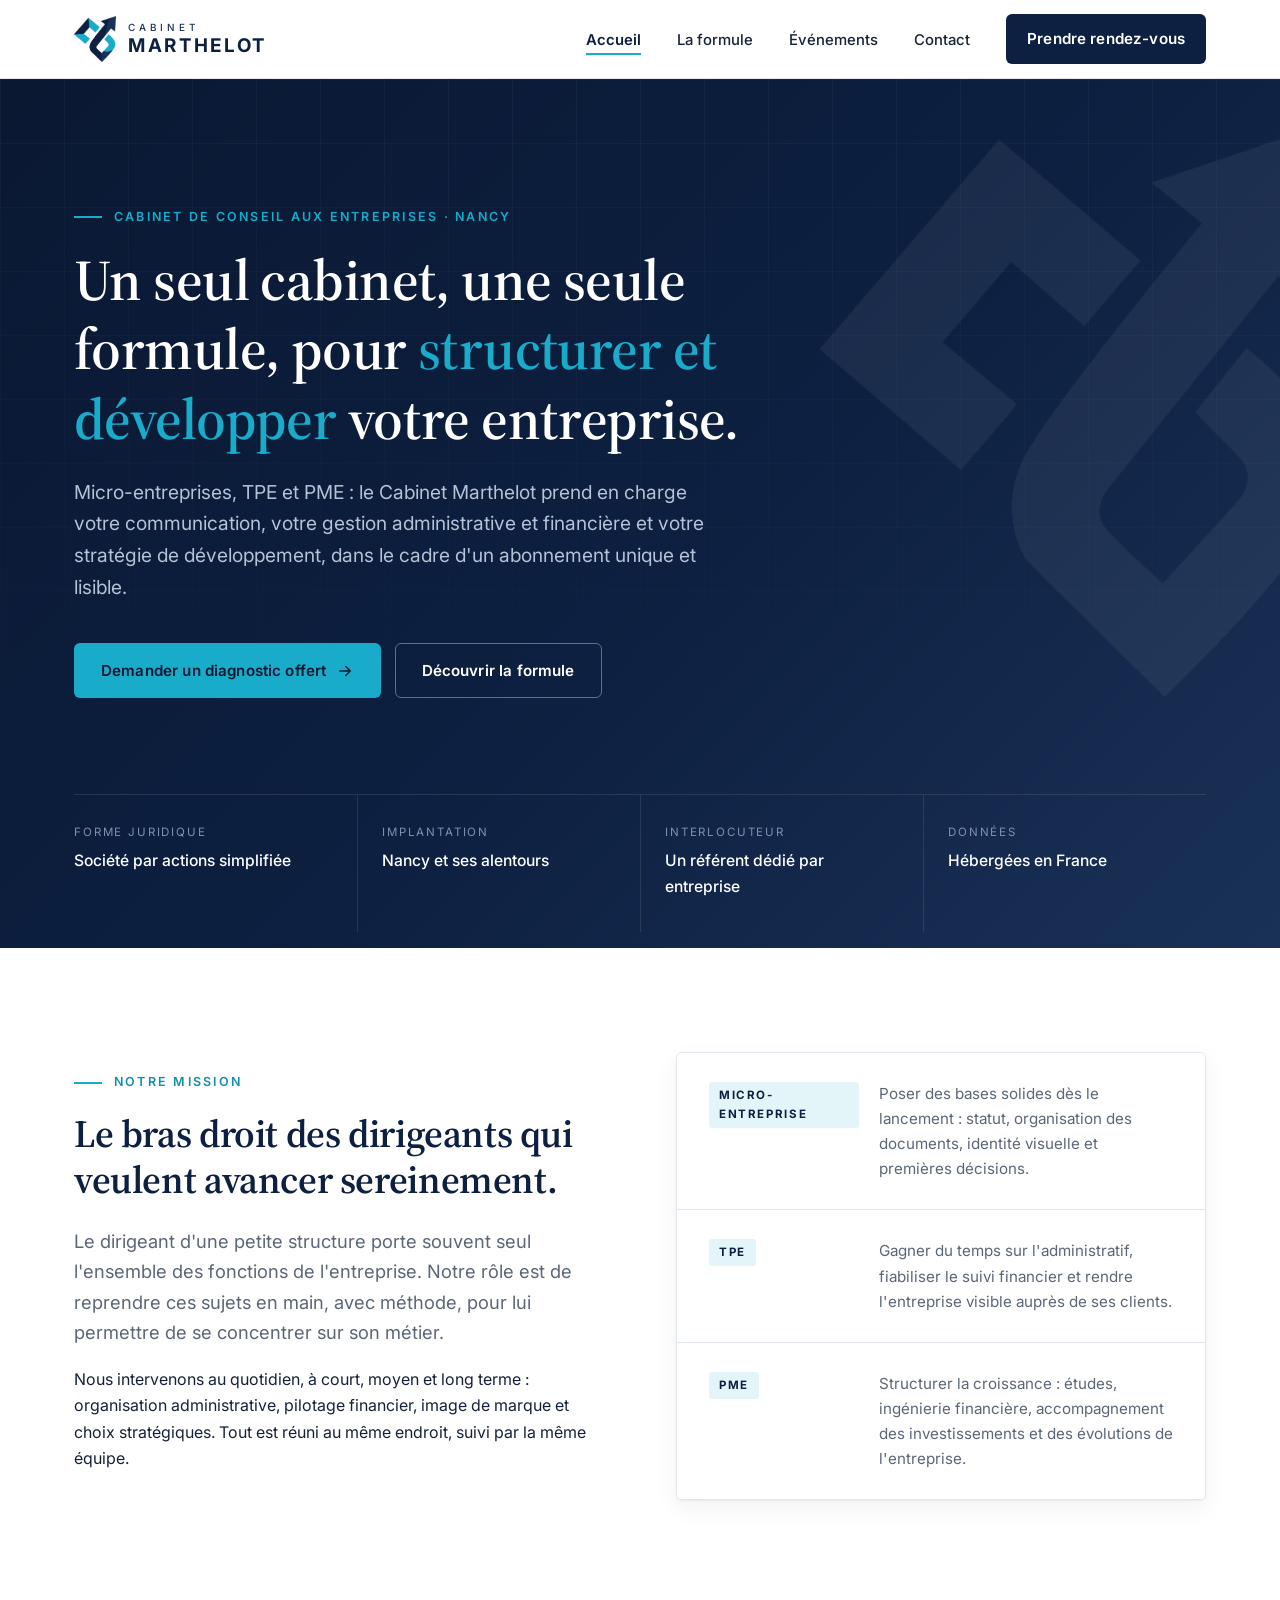
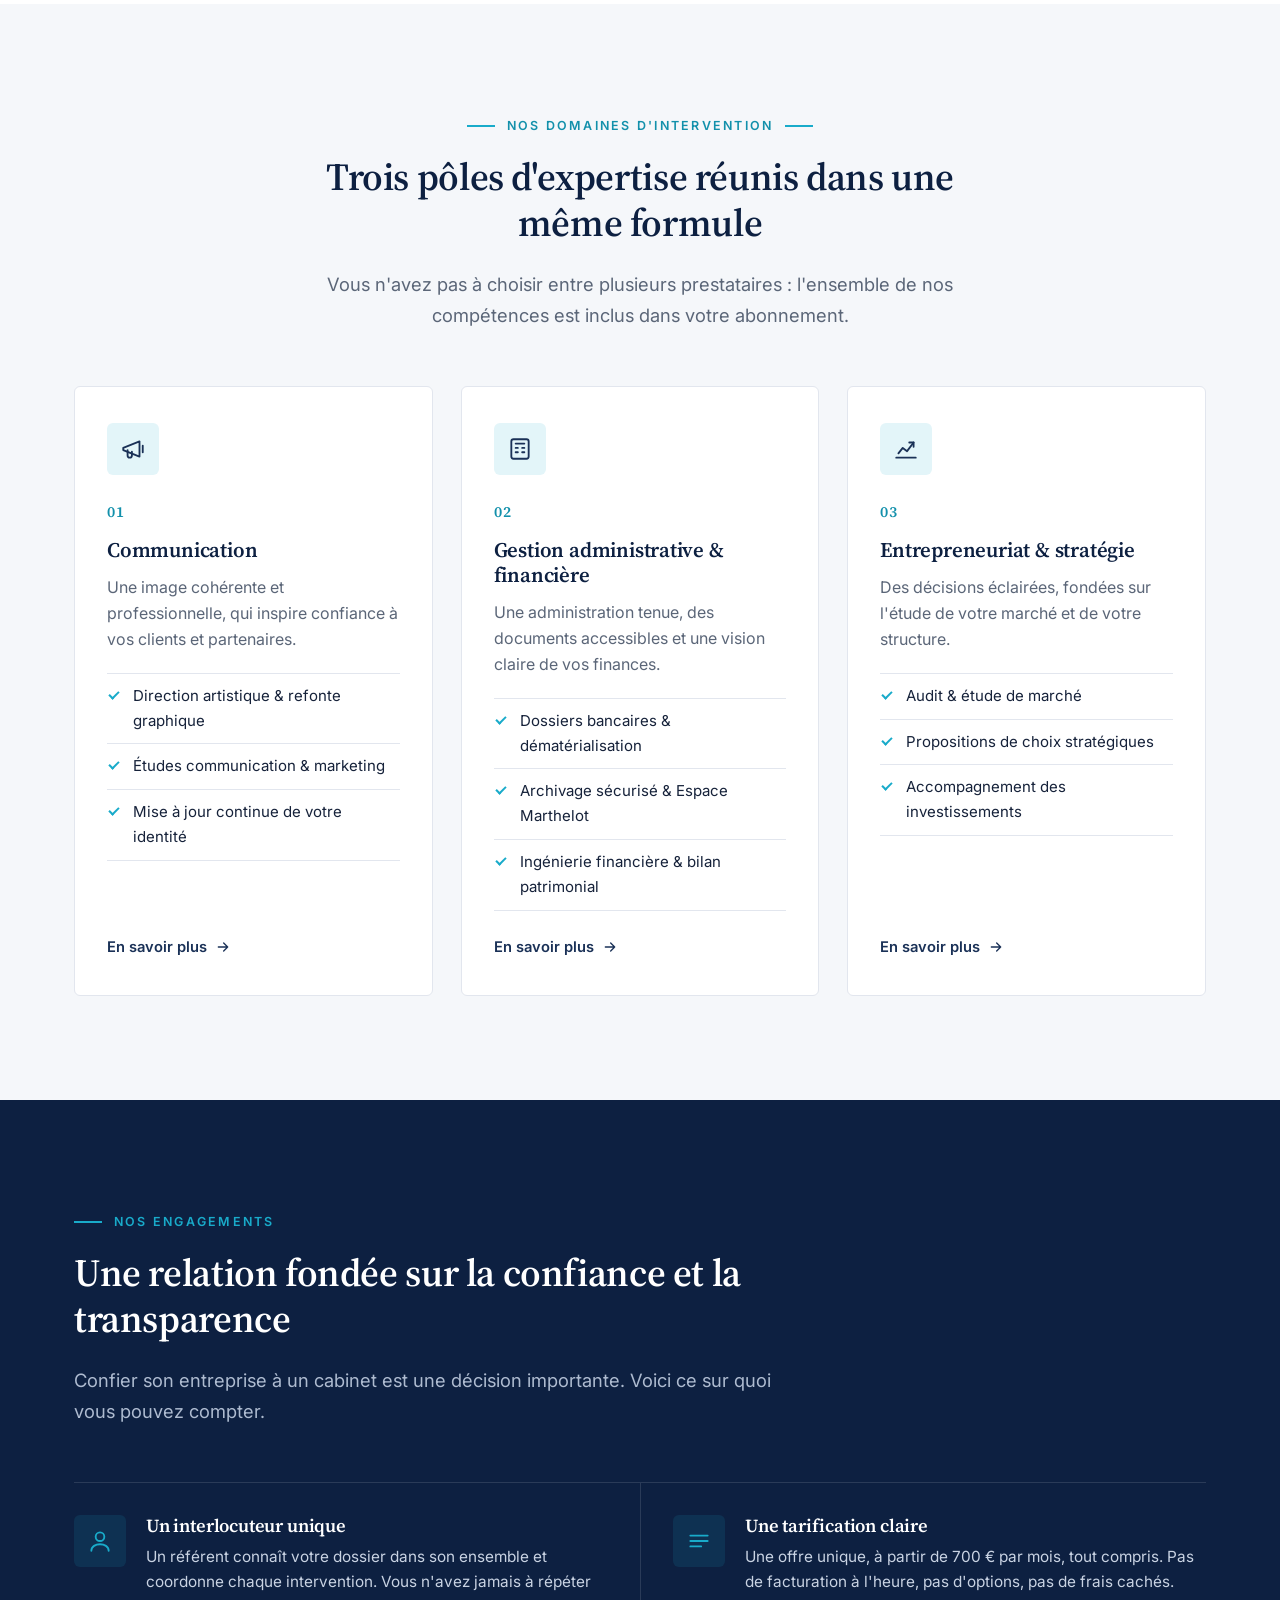
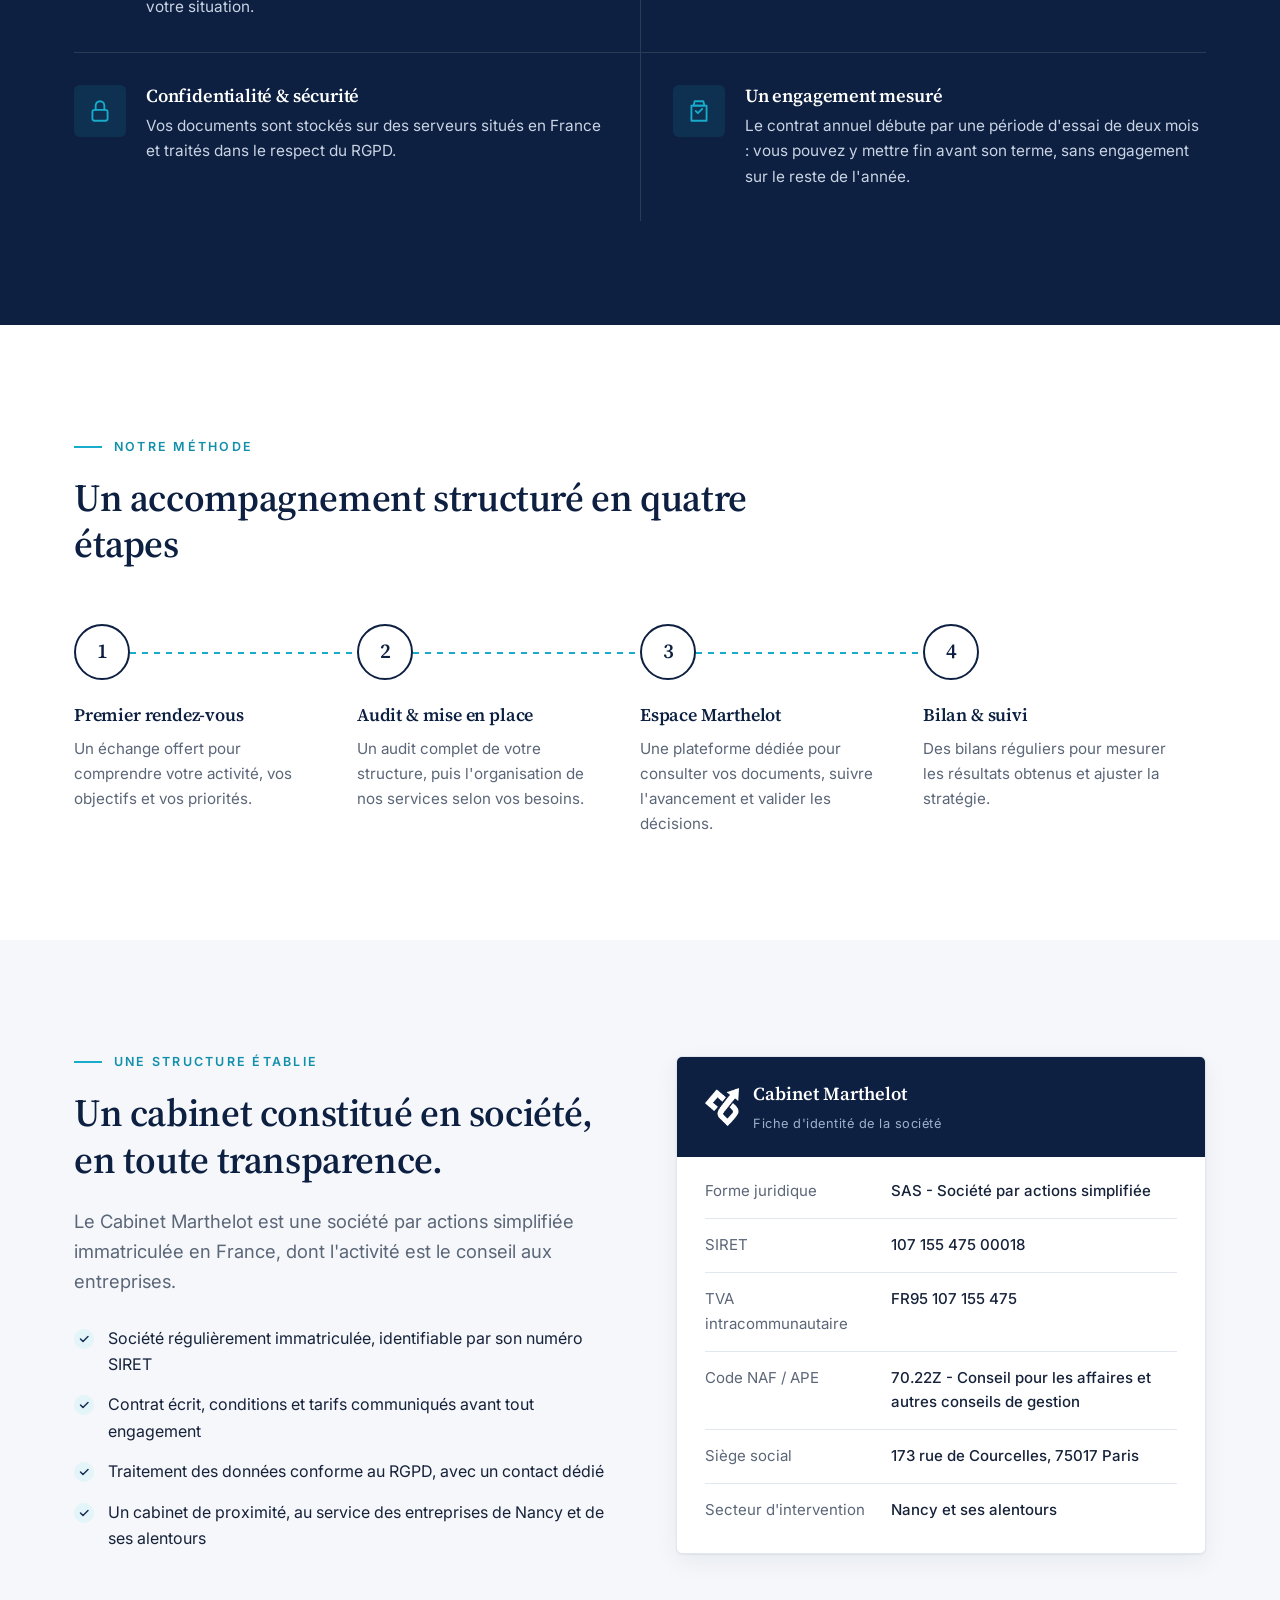
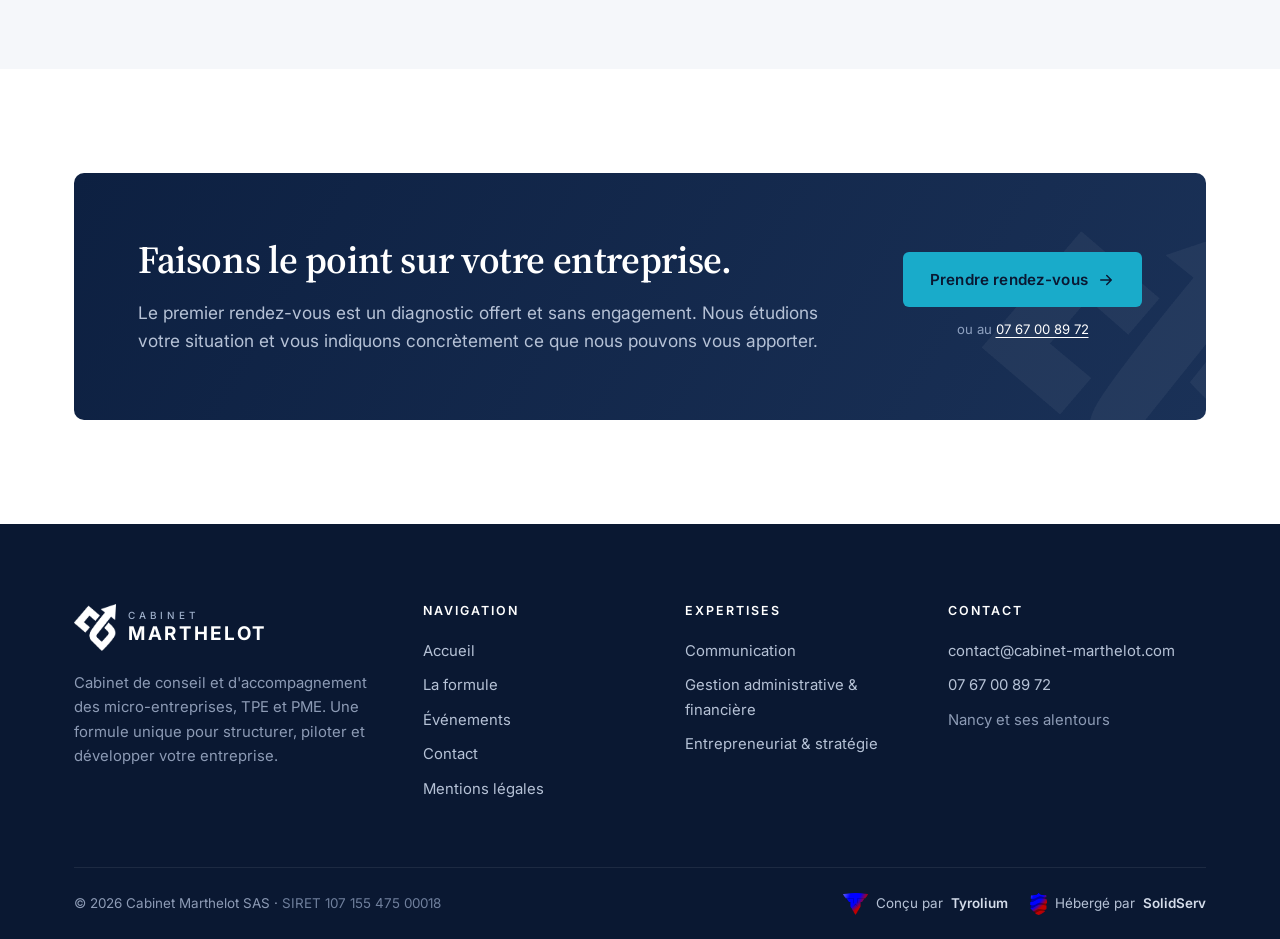
<file: index.html>
<!DOCTYPE html>
<html lang="fr">
<head>
  <meta charset="utf-8">
  <meta name="viewport" content="width=device-width, initial-scale=1">
  <title>Cabinet Marthelot - Cabinet de conseil aux entreprises à Nancy</title>
  <meta name="description" content="Cabinet Marthelot, SAS de conseil à Nancy : une offre unique dès 700 €/mois pour micro-entreprises, TPE et PME : communication, gestion et stratégie.">
  <meta name="robots" content="index, follow, max-image-preview:large">
  <meta name="author" content="Cabinet Marthelot">
  <meta name="theme-color" content="#0d2041">
  <link rel="canonical" href="https://www.cabinet-marthelot.com/">

  <!-- Réseaux sociaux (Open Graph / LinkedIn / Facebook) -->
  <meta property="og:type" content="website">
  <meta property="og:locale" content="fr_FR">
  <meta property="og:site_name" content="Cabinet Marthelot">
  <meta property="og:url" content="https://www.cabinet-marthelot.com/">
  <meta property="og:title" content="Cabinet Marthelot - Cabinet de conseil aux entreprises à Nancy">
  <meta property="og:description" content="Un interlocuteur unique et une offre unique pour structurer, piloter et développer votre entreprise, à Nancy et ses alentours.">
  <meta property="og:image" content="https://www.cabinet-marthelot.com/assets/img/og-image.jpg">
  <meta property="og:image:width" content="1200">
  <meta property="og:image:height" content="630">
  <meta property="og:image:alt" content="Cabinet Marthelot - Conseil et accompagnement des micro-entreprises, TPE et PME">
  <meta name="twitter:card" content="summary_large_image">
  <meta name="twitter:title" content="Cabinet Marthelot - Cabinet de conseil aux entreprises à Nancy">
  <meta name="twitter:description" content="Un interlocuteur unique et une offre unique pour structurer, piloter et développer votre entreprise, à Nancy et ses alentours.">
  <meta name="twitter:image" content="https://www.cabinet-marthelot.com/assets/img/og-image.jpg">

  <!-- Icônes -->
  <link rel="icon" type="image/png" href="assets/img/favicon.png">
  <link rel="apple-touch-icon" href="assets/img/apple-touch-icon.png">
  <link rel="manifest" href="site.webmanifest">

  <!-- Données structurées -->
  <script type="application/ld+json">
  {
    "@context": "https://schema.org",
    "@graph": [
      {
        "@type": "ProfessionalService",
        "@id": "https://www.cabinet-marthelot.com/#organisation",
        "name": "Cabinet Marthelot",
        "legalName": "Cabinet Marthelot SAS",
        "description": "Cabinet de conseil et d'accompagnement des micro-entreprises, TPE et PME à Nancy et ses alentours : communication, gestion administrative et financière, entrepreneuriat et stratégie, réunis dans une offre unique.",
        "url": "https://www.cabinet-marthelot.com/",
        "logo": "https://www.cabinet-marthelot.com/assets/img/icon-512.png",
        "image": "https://www.cabinet-marthelot.com/assets/img/og-image.jpg",
        "email": "contact@cabinet-marthelot.com",
        "telephone": "+33767008972",
        "priceRange": "À partir de 700 € / mois",
        "vatID": "FR95107155475",
        "identifier": {
          "@type": "PropertyValue",
          "propertyID": "SIRET",
          "value": "10715547500018"
        },
        "address": {
          "@type": "PostalAddress",
          "streetAddress": "173 rue de Courcelles",
          "postalCode": "75017",
          "addressLocality": "Paris",
          "addressCountry": "FR"
        },
        "areaServed": [
          {
            "@type": "City",
            "name": "Nancy"
          },
          {
            "@type": "AdministrativeArea",
            "name": "Métropole du Grand Nancy"
          },
          {
            "@type": "AdministrativeArea",
            "name": "Meurthe-et-Moselle"
          }
        ],
        "knowsAbout": [
          "Conseil aux entreprises",
          "Accompagnement des TPE et PME",
          "Micro-entreprise",
          "Gestion administrative",
          "Ingénierie financière",
          "Bilan patrimonial",
          "Direction artistique",
          "Communication et marketing",
          "Étude de marché",
          "Stratégie d'entreprise",
          "Dématérialisation et archivage"
        ],
        "contactPoint": {
          "@type": "ContactPoint",
          "contactType": "customer service",
          "email": "contact@cabinet-marthelot.com",
          "telephone": "+33767008972",
          "areaServed": "FR",
          "availableLanguage": "French"
        }
      },
      {
        "@type": "WebSite",
        "@id": "https://www.cabinet-marthelot.com/#site",
        "url": "https://www.cabinet-marthelot.com/",
        "name": "Cabinet Marthelot",
        "inLanguage": "fr-FR",
        "publisher": {
          "@id": "https://www.cabinet-marthelot.com/#organisation"
        }
      },
      {
        "@type": "WebPage",
        "@id": "https://www.cabinet-marthelot.com/#page",
        "url": "https://www.cabinet-marthelot.com/",
        "name": "Cabinet Marthelot - Cabinet de conseil aux entreprises à Nancy",
        "description": "Cabinet Marthelot, SAS de conseil à Nancy : une offre unique dès 700 €/mois pour micro-entreprises, TPE et PME : communication, gestion et stratégie.",
        "inLanguage": "fr-FR",
        "isPartOf": {
          "@id": "https://www.cabinet-marthelot.com/#site"
        },
        "about": {
          "@id": "https://www.cabinet-marthelot.com/#organisation"
        },
        "primaryImageOfPage": "https://www.cabinet-marthelot.com/assets/img/og-image.jpg"
      }
    ]
  }
  </script>
  <link rel="preconnect" href="https://fonts.googleapis.com">
  <link rel="preconnect" href="https://fonts.gstatic.com" crossorigin>
  <link href="https://fonts.googleapis.com/css2?family=Inter:wght@400;500;600;700&family=Source+Serif+4:opsz,wght@8..60,500;8..60,600&display=swap" rel="stylesheet">
  <link rel="stylesheet" href="css/style.css">
</head>
<body>
  <a class="skip-link" href="#contenu">Aller au contenu</a>

  <header class="site-header">
    <div class="container header-inner">
      <a class="brand" href="./" aria-label="Cabinet Marthelot - accueil">
        <img src="assets/img/marthelot-mark.png" alt="" width="42" height="42">
        <span class="brand-text"><small>CABINET</small><strong>MARTHELOT</strong></span>
      </a>
      <button class="nav-toggle" aria-label="Ouvrir le menu" aria-expanded="false" aria-controls="menu">
        <span></span><span></span><span></span>
      </button>
      <nav class="main-nav" id="menu" aria-label="Navigation principale">
        <ul>
          <li><a href="./" aria-current="page">Accueil</a></li>
          <li><a href="formule.html">La formule</a></li>
          <li><a href="evenements.php">Événements</a></li>
          <li><a href="contact.html">Contact</a></li>
          <li><a class="btn btn-navy" href="contact.html">Prendre rendez-vous</a></li>
        </ul>
      </nav>
    </div>
  </header>

  <main id="contenu">

    <!-- Hero -->
    <section class="hero">
      <img class="hero-mark" src="assets/img/marthelot-mark-white.png" alt="">
      <div class="container">
        <div class="hero-inner">
          <p class="eyebrow">Cabinet de conseil aux entreprises · Nancy</p>
          <h1>Un seul cabinet, une seule formule, pour <em>structurer et développer</em> votre entreprise.</h1>
          <p class="lead">Micro-entreprises, TPE et PME : le Cabinet Marthelot prend en charge votre communication, votre gestion administrative et financière et votre stratégie de développement, dans le cadre d'un abonnement unique et lisible.</p>
          <div class="hero-actions">
            <a class="btn btn-primary" href="contact.html">Demander un diagnostic offert
              <svg viewBox="0 0 24 24" fill="none" stroke="currentColor" stroke-width="2" stroke-linecap="round" stroke-linejoin="round" aria-hidden="true"><path d="M5 12h14M13 6l6 6-6 6"/></svg>
            </a>
            <a class="btn btn-ghost" href="formule.html">Découvrir la formule</a>
          </div>
        </div>

        <dl class="trust-bar">
          <div class="trust-item"><dt>Forme juridique</dt><dd>Société par actions simplifiée</dd></div>
          <div class="trust-item"><dt>Implantation</dt><dd>Nancy et ses alentours</dd></div>
          <div class="trust-item"><dt>Interlocuteur</dt><dd>Un référent dédié par entreprise</dd></div>
          <div class="trust-item"><dt>Données</dt><dd>Hébergées en France</dd></div>
        </dl>
      </div>
    </section>

    <!-- Pour qui -->
    <section class="section">
      <div class="container">
        <div class="grid-2">
          <div class="reveal">
            <p class="eyebrow">Notre mission</p>
            <h2>Le bras droit des dirigeants qui veulent avancer sereinement.</h2>
            <p class="lead">Le dirigeant d'une petite structure porte souvent seul l'ensemble des fonctions de l'entreprise. Notre rôle est de reprendre ces sujets en main, avec méthode, pour lui permettre de se concentrer sur son métier.</p>
            <p>Nous intervenons au quotidien, à court, moyen et long terme : organisation administrative, pilotage financier, image de marque et choix stratégiques. Tout est réuni au même endroit, suivi par la même équipe.</p>
          </div>
          <div class="profiles reveal" role="list">
            <div class="profile" role="listitem">
              <span class="tag">Micro-entreprise</span>
              <p>Poser des bases solides dès le lancement : statut, organisation des documents, identité visuelle et premières décisions.</p>
            </div>
            <div class="profile" role="listitem">
              <span class="tag">TPE</span>
              <p>Gagner du temps sur l'administratif, fiabiliser le suivi financier et rendre l'entreprise visible auprès de ses clients.</p>
            </div>
            <div class="profile" role="listitem">
              <span class="tag">PME</span>
              <p>Structurer la croissance : études, ingénierie financière, accompagnement des investissements et des évolutions de l'entreprise.</p>
            </div>
          </div>
        </div>
      </div>
    </section>

    <!-- Trois pôles -->
    <section class="section section-soft">
      <div class="container">
        <div class="section-head center reveal">
          <p class="eyebrow">Nos domaines d'intervention</p>
          <h2>Trois pôles d'expertise réunis dans une même formule</h2>
          <p class="lead">Vous n'avez pas à choisir entre plusieurs prestataires : l'ensemble de nos compétences est inclus dans votre abonnement.</p>
        </div>
        <div class="grid-3 swipe">
          <article class="card pole-card reveal">
            <div class="icon">
              <svg viewBox="0 0 24 24" fill="none" stroke="currentColor" stroke-width="1.7" stroke-linecap="round" stroke-linejoin="round" aria-hidden="true"><path d="M3 11l15-6v14L3 13z"/><path d="M7 13v5a2 2 0 0 0 4 0v-3.5"/><path d="M21 9v6"/></svg>
            </div>
            <span class="num">01</span>
            <h3>Communication</h3>
            <p>Une image cohérente et professionnelle, qui inspire confiance à vos clients et partenaires.</p>
            <ul>
              <li>Direction artistique &amp; refonte graphique</li>
              <li>Études communication &amp; marketing</li>
              <li>Mise à jour continue de votre identité</li>
            </ul>
            <a class="link-arrow" href="formule.html#communication">En savoir plus
              <svg viewBox="0 0 24 24" fill="none" stroke="currentColor" stroke-width="2" stroke-linecap="round" stroke-linejoin="round" aria-hidden="true"><path d="M5 12h14M13 6l6 6-6 6"/></svg>
            </a>
          </article>
          <article class="card pole-card reveal">
            <div class="icon">
              <svg viewBox="0 0 24 24" fill="none" stroke="currentColor" stroke-width="1.7" stroke-linecap="round" stroke-linejoin="round" aria-hidden="true"><rect x="4" y="3" width="16" height="18" rx="2"/><path d="M8 7h8M8 11h2M14 11h2M8 15h2M14 15h2"/></svg>
            </div>
            <span class="num">02</span>
            <h3>Gestion administrative &amp; financière</h3>
            <p>Une administration tenue, des documents accessibles et une vision claire de vos finances.</p>
            <ul>
              <li>Dossiers bancaires &amp; dématérialisation</li>
              <li>Archivage sécurisé &amp; Espace Marthelot</li>
              <li>Ingénierie financière &amp; bilan patrimonial</li>
            </ul>
            <a class="link-arrow" href="formule.html#gestion">En savoir plus
              <svg viewBox="0 0 24 24" fill="none" stroke="currentColor" stroke-width="2" stroke-linecap="round" stroke-linejoin="round" aria-hidden="true"><path d="M5 12h14M13 6l6 6-6 6"/></svg>
            </a>
          </article>
          <article class="card pole-card reveal">
            <div class="icon">
              <svg viewBox="0 0 24 24" fill="none" stroke="currentColor" stroke-width="1.7" stroke-linecap="round" stroke-linejoin="round" aria-hidden="true"><path d="M3 20h18"/><path d="M5 16l4-5 4 3 6-8"/><path d="M15 6h4v4"/></svg>
            </div>
            <span class="num">03</span>
            <h3>Entrepreneuriat &amp; stratégie</h3>
            <p>Des décisions éclairées, fondées sur l'étude de votre marché et de votre structure.</p>
            <ul>
              <li>Audit &amp; étude de marché</li>
              <li>Propositions de choix stratégiques</li>
              <li>Accompagnement des investissements</li>
            </ul>
            <a class="link-arrow" href="formule.html#strategie">En savoir plus
              <svg viewBox="0 0 24 24" fill="none" stroke="currentColor" stroke-width="2" stroke-linecap="round" stroke-linejoin="round" aria-hidden="true"><path d="M5 12h14M13 6l6 6-6 6"/></svg>
            </a>
          </article>
        </div>
      </div>
    </section>

    <!-- Engagements -->
    <section class="section section-navy">
      <div class="container">
        <div class="section-head reveal">
          <p class="eyebrow">Nos engagements</p>
          <h2>Une relation fondée sur la confiance et la transparence</h2>
          <p class="lead">Confier son entreprise à un cabinet est une décision importante. Voici ce sur quoi vous pouvez compter.</p>
        </div>
        <div class="commitments swipe">
          <div class="commitment reveal">
            <div class="icon"><svg viewBox="0 0 24 24" fill="none" stroke="currentColor" stroke-width="1.7" stroke-linecap="round" stroke-linejoin="round" aria-hidden="true"><circle cx="12" cy="8" r="4"/><path d="M4 21c0-4 4-6 8-6s8 2 8 6"/></svg></div>
            <div><h3>Un interlocuteur unique</h3><p>Un référent connaît votre dossier dans son ensemble et coordonne chaque intervention. Vous n'avez jamais à répéter votre situation.</p></div>
          </div>
          <div class="commitment reveal">
            <div class="icon"><svg viewBox="0 0 24 24" fill="none" stroke="currentColor" stroke-width="1.7" stroke-linecap="round" stroke-linejoin="round" aria-hidden="true"><path d="M4 7h16M4 12h16M4 17h10"/></svg></div>
            <div><h3>Une tarification claire</h3><p>Une offre unique, à partir de 700 € par mois, tout compris. Pas de facturation à l'heure, pas d'options, pas de frais cachés.</p></div>
          </div>
          <div class="commitment reveal">
            <div class="icon"><svg viewBox="0 0 24 24" fill="none" stroke="currentColor" stroke-width="1.7" stroke-linecap="round" stroke-linejoin="round" aria-hidden="true"><rect x="5" y="11" width="14" height="10" rx="2"/><path d="M8 11V7a4 4 0 0 1 8 0v4"/></svg></div>
            <div><h3>Confidentialité &amp; sécurité</h3><p>Vos documents sont stockés sur des serveurs situés en France et traités dans le respect du RGPD.</p></div>
          </div>
          <div class="commitment reveal">
            <div class="icon"><svg viewBox="0 0 24 24" fill="none" stroke="currentColor" stroke-width="1.7" stroke-linecap="round" stroke-linejoin="round" aria-hidden="true"><path d="M8 3h8l1 4H7z"/><path d="M5 7h14v14H5z"/><path d="M9 12l2 2 4-4"/></svg></div>
            <div><h3>Un engagement mesuré</h3><p>Le contrat annuel débute par une période d'essai de deux mois : vous pouvez y mettre fin avant son terme, sans engagement sur le reste de l'année.</p></div>
          </div>
        </div>
      </div>
    </section>

    <!-- Processus -->
    <section class="section">
      <div class="container">
        <div class="section-head reveal">
          <p class="eyebrow">Notre méthode</p>
          <h2>Un accompagnement structuré en quatre étapes</h2>
        </div>
        <div class="steps">
          <div class="step reveal">
            <div class="step-num">1</div>
            <h3>Premier rendez-vous</h3>
            <p>Un échange offert pour comprendre votre activité, vos objectifs et vos priorités.</p>
          </div>
          <div class="step reveal">
            <div class="step-num">2</div>
            <h3>Audit &amp; mise en place</h3>
            <p>Un audit complet de votre structure, puis l'organisation de nos services selon vos besoins.</p>
          </div>
          <div class="step reveal">
            <div class="step-num">3</div>
            <h3>Espace Marthelot</h3>
            <p>Une plateforme dédiée pour consulter vos documents, suivre l'avancement et valider les décisions.</p>
          </div>
          <div class="step reveal">
            <div class="step-num">4</div>
            <h3>Bilan &amp; suivi</h3>
            <p>Des bilans réguliers pour mesurer les résultats obtenus et ajuster la stratégie.</p>
          </div>
        </div>
      </div>
    </section>

    <!-- Identité -->
    <section class="section section-soft">
      <div class="container">
        <div class="grid-2">
          <div class="reveal">
            <p class="eyebrow">Une structure établie</p>
            <h2>Un cabinet constitué en société, en toute transparence.</h2>
            <p class="lead">Le Cabinet Marthelot est une société par actions simplifiée immatriculée en France, dont l'activité est le conseil aux entreprises.</p>
            <ul class="check-list">
              <li>Société régulièrement immatriculée, identifiable par son numéro SIRET</li>
              <li>Contrat écrit, conditions et tarifs communiqués avant tout engagement</li>
              <li>Traitement des données conforme au RGPD, avec un contact dédié</li>
              <li>Un cabinet de proximité, au service des entreprises de Nancy et de ses alentours</li>
            </ul>
          </div>
          <div class="company-card reveal">
            <header>
              <img src="assets/img/marthelot-mark-white.png" alt="">
              <div><strong>Cabinet Marthelot</strong><span>Fiche d'identité de la société</span></div>
            </header>
            <dl>
              <div class="row"><dt>Forme juridique</dt><dd>SAS - Société par actions simplifiée</dd></div>
              <div class="row"><dt>SIRET</dt><dd>107 155 475 00018</dd></div>
              <div class="row"><dt>TVA intracommunautaire</dt><dd>FR95 107 155 475</dd></div>
              <div class="row"><dt>Code NAF / APE</dt><dd>70.22Z - Conseil pour les affaires et autres conseils de gestion</dd></div>
              <div class="row"><dt>Siège social</dt><dd>173 rue de Courcelles, 75017 Paris</dd></div>
              <div class="row"><dt>Secteur d'intervention</dt><dd>Nancy et ses alentours</dd></div>
            </dl>
          </div>
        </div>
      </div>
    </section>

    <!-- CTA -->
    <section class="section">
      <div class="container">
        <div class="cta-band reveal">
          <div>
            <h2>Faisons le point sur votre entreprise.</h2>
            <p>Le premier rendez-vous est un diagnostic offert et sans engagement. Nous étudions votre situation et vous indiquons concrètement ce que nous pouvons vous apporter.</p>
          </div>
          <div class="actions">
            <a class="btn btn-primary" href="contact.html">Prendre rendez-vous
              <svg viewBox="0 0 24 24" fill="none" stroke="currentColor" stroke-width="2" stroke-linecap="round" stroke-linejoin="round" aria-hidden="true"><path d="M5 12h14M13 6l6 6-6 6"/></svg>
            </a>
            <span class="small">ou au <a href="tel:+33767008972" style="color:#fff">07 67 00 89 72</a></span>
          </div>
        </div>
      </div>
    </section>

  </main>

  <footer class="site-footer">
    <div class="container">
      <div class="footer-main">
        <div class="footer-brand">
          <a class="brand" href="./">
            <img src="assets/img/marthelot-mark-white.png" alt="" width="42" height="42">
            <span class="brand-text"><small>CABINET</small><strong>MARTHELOT</strong></span>
          </a>
          <p>Cabinet de conseil et d'accompagnement des micro-entreprises, TPE et PME. Une formule unique pour structurer, piloter et développer votre entreprise.</p>
        </div>
        <div>
          <h4>Navigation</h4>
          <ul>
            <li><a href="./">Accueil</a></li>
            <li><a href="formule.html">La formule</a></li>
            <li><a href="evenements.php">Événements</a></li>
            <li><a href="contact.html">Contact</a></li>
            <li><a href="mentions-legales.html">Mentions légales</a></li>
          </ul>
        </div>
        <div>
          <h4>Expertises</h4>
          <ul>
            <li><a href="formule.html#communication">Communication</a></li>
            <li><a href="formule.html#gestion">Gestion administrative &amp; financière</a></li>
            <li><a href="formule.html#strategie">Entrepreneuriat &amp; stratégie</a></li>
          </ul>
        </div>
        <div>
          <h4>Contact</h4>
          <ul>
            <li><a href="mailto:contact@cabinet-marthelot.com">contact@cabinet-marthelot.com</a></li>
            <li><a href="tel:+33767008972">07 67 00 89 72</a></li>
            <li>Nancy et ses alentours</li>
          </ul>
        </div>
      </div>
      <div class="footer-legal">
        <span>© <span data-year>2026</span> Cabinet Marthelot SAS · <span class="ids">SIRET 107 155 475 00018</span></span>
        <div class="credits">
          <a class="credit" href="https://tyrolium.fr" target="_blank" rel="noopener"><img src="assets/img/tyrolium.png" alt="">Conçu par <strong>Tyrolium</strong></a>
          <a class="credit" href="https://solidserv.fr" target="_blank" rel="noopener"><img src="assets/img/solidserv.png" alt="">Hébergé par <strong>SolidServ</strong></a>
        </div>
      </div>
    </div>
  </footer>

  <script src="js/main.js"></script>
</body>
</html>
</file>
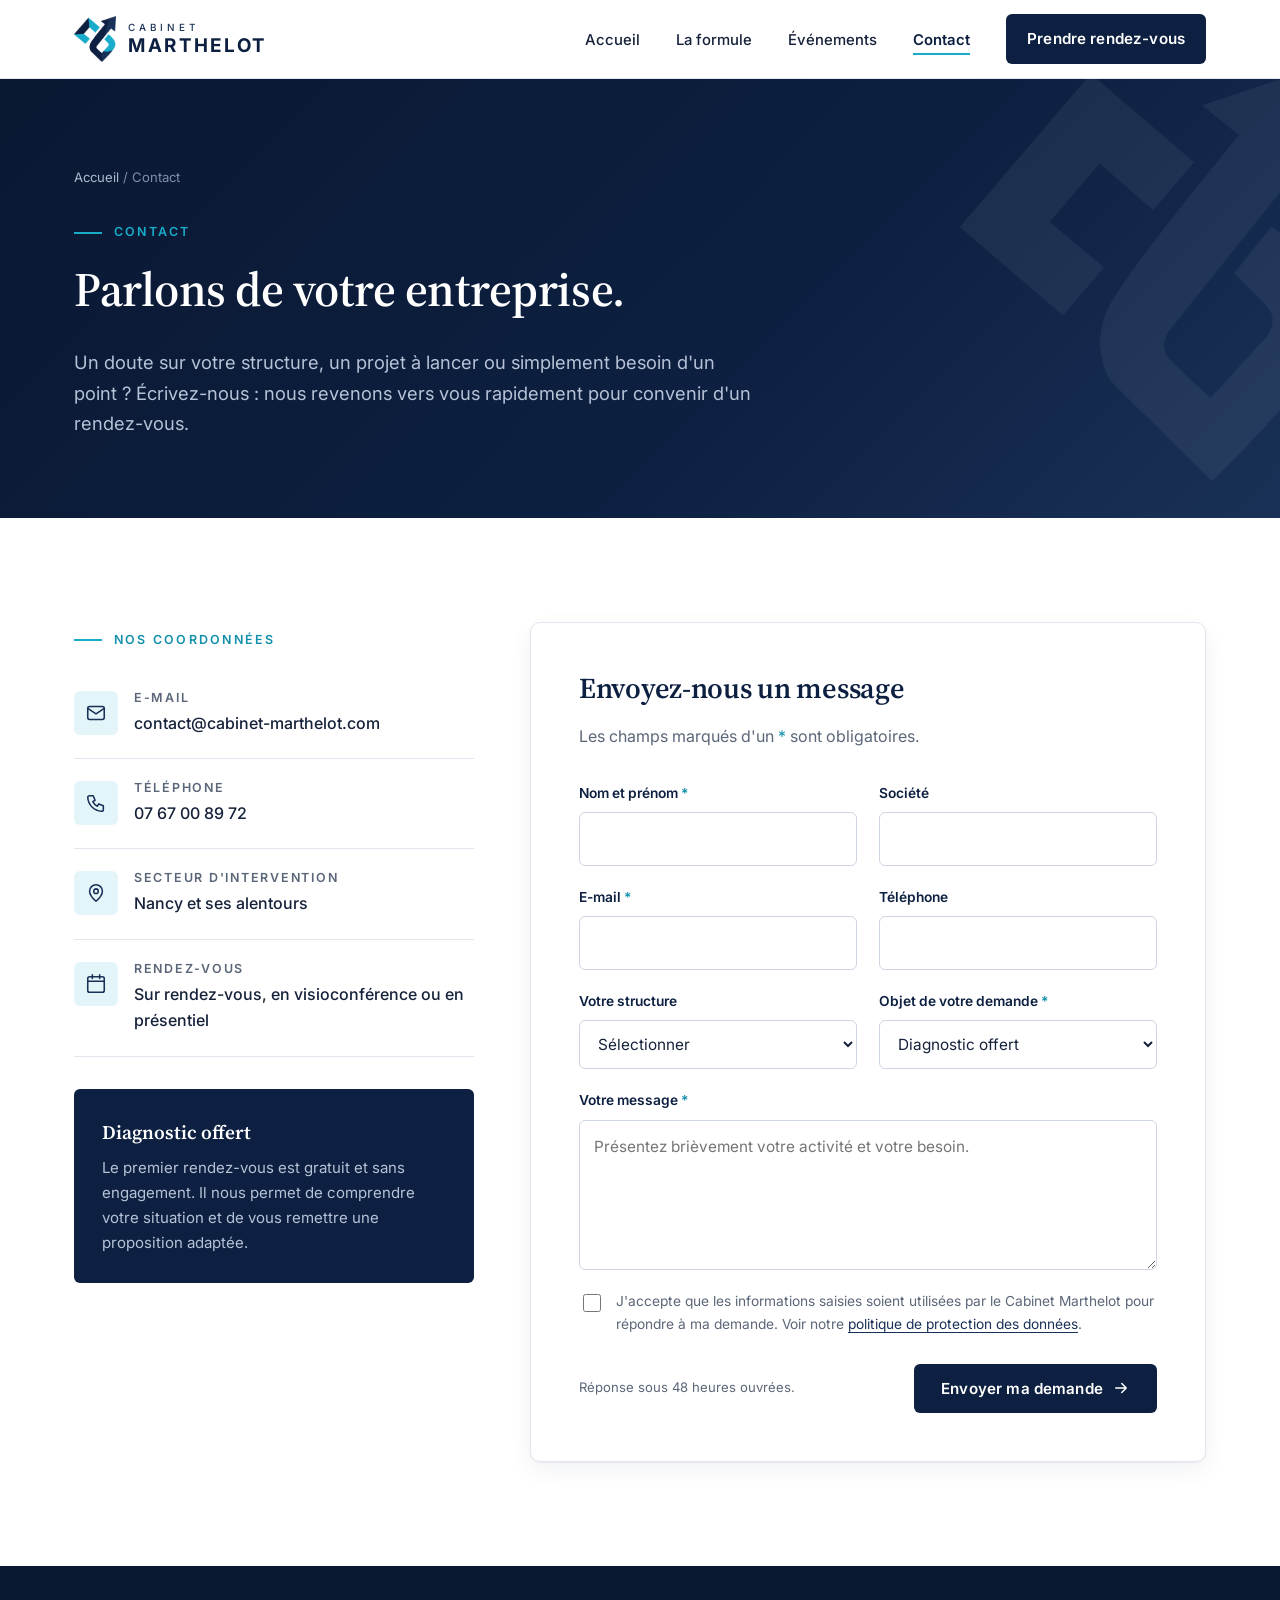
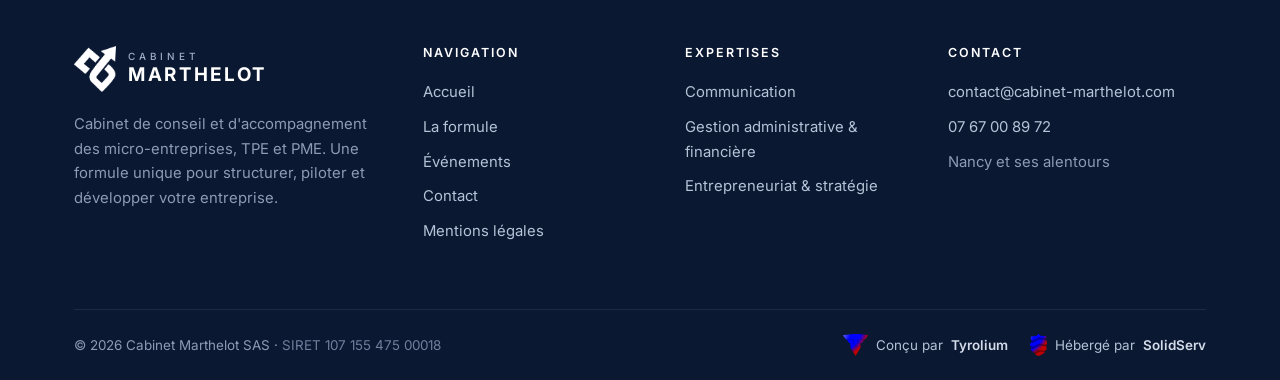
<file: contact.html>
<!DOCTYPE html>
<html lang="fr">
<head>
  <meta charset="utf-8">
  <meta name="viewport" content="width=device-width, initial-scale=1">
  <title>Contact et diagnostic offert - Cabinet Marthelot</title>
  <meta name="description" content="Contactez le Cabinet Marthelot à Nancy et ses alentours pour un diagnostic offert et sans engagement de votre entreprise. Par e-mail, téléphone ou formulaire.">
  <meta name="robots" content="index, follow, max-image-preview:large">
  <meta name="author" content="Cabinet Marthelot">
  <meta name="theme-color" content="#0d2041">
  <link rel="canonical" href="https://www.cabinet-marthelot.com/contact.html">

  <!-- Réseaux sociaux (Open Graph / LinkedIn / Facebook) -->
  <meta property="og:type" content="website">
  <meta property="og:locale" content="fr_FR">
  <meta property="og:site_name" content="Cabinet Marthelot">
  <meta property="og:url" content="https://www.cabinet-marthelot.com/contact.html">
  <meta property="og:title" content="Contact et diagnostic offert - Cabinet Marthelot">
  <meta property="og:description" content="Demandez votre diagnostic offert et sans engagement : nous étudions votre situation et vous remettons une proposition adaptée.">
  <meta property="og:image" content="https://www.cabinet-marthelot.com/assets/img/og-image.jpg">
  <meta property="og:image:width" content="1200">
  <meta property="og:image:height" content="630">
  <meta property="og:image:alt" content="Cabinet Marthelot - Conseil et accompagnement des micro-entreprises, TPE et PME">
  <meta name="twitter:card" content="summary_large_image">
  <meta name="twitter:title" content="Contact et diagnostic offert - Cabinet Marthelot">
  <meta name="twitter:description" content="Demandez votre diagnostic offert et sans engagement : nous étudions votre situation et vous remettons une proposition adaptée.">
  <meta name="twitter:image" content="https://www.cabinet-marthelot.com/assets/img/og-image.jpg">

  <!-- Icônes -->
  <link rel="icon" type="image/png" href="assets/img/favicon.png">
  <link rel="apple-touch-icon" href="assets/img/apple-touch-icon.png">
  <link rel="manifest" href="site.webmanifest">

  <!-- Données structurées -->
  <script type="application/ld+json">
  {
    "@context": "https://schema.org",
    "@graph": [
      {
        "@type": "ProfessionalService",
        "@id": "https://www.cabinet-marthelot.com/#organisation",
        "name": "Cabinet Marthelot",
        "legalName": "Cabinet Marthelot SAS",
        "description": "Cabinet de conseil et d'accompagnement des micro-entreprises, TPE et PME à Nancy et ses alentours : communication, gestion administrative et financière, entrepreneuriat et stratégie, réunis dans une offre unique.",
        "url": "https://www.cabinet-marthelot.com/",
        "logo": "https://www.cabinet-marthelot.com/assets/img/icon-512.png",
        "image": "https://www.cabinet-marthelot.com/assets/img/og-image.jpg",
        "email": "contact@cabinet-marthelot.com",
        "telephone": "+33767008972",
        "priceRange": "À partir de 700 € / mois",
        "vatID": "FR95107155475",
        "identifier": {
          "@type": "PropertyValue",
          "propertyID": "SIRET",
          "value": "10715547500018"
        },
        "address": {
          "@type": "PostalAddress",
          "streetAddress": "173 rue de Courcelles",
          "postalCode": "75017",
          "addressLocality": "Paris",
          "addressCountry": "FR"
        },
        "areaServed": [
          {
            "@type": "City",
            "name": "Nancy"
          },
          {
            "@type": "AdministrativeArea",
            "name": "Métropole du Grand Nancy"
          },
          {
            "@type": "AdministrativeArea",
            "name": "Meurthe-et-Moselle"
          }
        ],
        "knowsAbout": [
          "Conseil aux entreprises",
          "Accompagnement des TPE et PME",
          "Micro-entreprise",
          "Gestion administrative",
          "Ingénierie financière",
          "Bilan patrimonial",
          "Direction artistique",
          "Communication et marketing",
          "Étude de marché",
          "Stratégie d'entreprise",
          "Dématérialisation et archivage"
        ],
        "contactPoint": {
          "@type": "ContactPoint",
          "contactType": "customer service",
          "email": "contact@cabinet-marthelot.com",
          "telephone": "+33767008972",
          "areaServed": "FR",
          "availableLanguage": "French"
        }
      },
      {
        "@type": "WebSite",
        "@id": "https://www.cabinet-marthelot.com/#site",
        "url": "https://www.cabinet-marthelot.com/",
        "name": "Cabinet Marthelot",
        "inLanguage": "fr-FR",
        "publisher": {
          "@id": "https://www.cabinet-marthelot.com/#organisation"
        }
      },
      {
        "@type": "ContactPage",
        "@id": "https://www.cabinet-marthelot.com/contact.html#page",
        "url": "https://www.cabinet-marthelot.com/contact.html",
        "name": "Contact et diagnostic offert - Cabinet Marthelot",
        "description": "Contactez le Cabinet Marthelot à Nancy et ses alentours pour un diagnostic offert et sans engagement de votre entreprise. Par e-mail, téléphone ou formulaire.",
        "inLanguage": "fr-FR",
        "isPartOf": {
          "@id": "https://www.cabinet-marthelot.com/#site"
        },
        "about": {
          "@id": "https://www.cabinet-marthelot.com/#organisation"
        },
        "primaryImageOfPage": "https://www.cabinet-marthelot.com/assets/img/og-image.jpg"
      },
      {
        "@type": "BreadcrumbList",
        "itemListElement": [
          {
            "@type": "ListItem",
            "position": 1,
            "name": "Accueil",
            "item": "https://www.cabinet-marthelot.com/"
          },
          {
            "@type": "ListItem",
            "position": 2,
            "name": "Contact",
            "item": "https://www.cabinet-marthelot.com/contact.html"
          }
        ]
      }
    ]
  }
  </script>
  <link rel="preconnect" href="https://fonts.googleapis.com">
  <link rel="preconnect" href="https://fonts.gstatic.com" crossorigin>
  <link href="https://fonts.googleapis.com/css2?family=Inter:wght@400;500;600;700&family=Source+Serif+4:opsz,wght@8..60,500;8..60,600&display=swap" rel="stylesheet">
  <link rel="stylesheet" href="css/style.css">
</head>
<body>
  <a class="skip-link" href="#contenu">Aller au contenu</a>

  <header class="site-header">
    <div class="container header-inner">
      <a class="brand" href="./" aria-label="Cabinet Marthelot - accueil">
        <img src="assets/img/marthelot-mark.png" alt="" width="42" height="42">
        <span class="brand-text"><small>CABINET</small><strong>MARTHELOT</strong></span>
      </a>
      <button class="nav-toggle" aria-label="Ouvrir le menu" aria-expanded="false" aria-controls="menu">
        <span></span><span></span><span></span>
      </button>
      <nav class="main-nav" id="menu" aria-label="Navigation principale">
        <ul>
          <li><a href="./">Accueil</a></li>
          <li><a href="formule.html">La formule</a></li>
          <li><a href="evenements.php">Événements</a></li>
          <li><a href="contact.html" aria-current="page">Contact</a></li>
          <li><a class="btn btn-navy" href="contact.html">Prendre rendez-vous</a></li>
        </ul>
      </nav>
    </div>
  </header>

  <main id="contenu">
    <section class="page-hero">
      <img class="hero-mark" src="assets/img/marthelot-mark-white.png" alt="">
      <div class="container" style="position:relative">
        <nav class="breadcrumb" aria-label="Fil d'Ariane"><a href="./">Accueil</a> / Contact</nav>
        <p class="eyebrow">Contact</p>
        <h1>Parlons de votre entreprise.</h1>
        <p class="lead">Un doute sur votre structure, un projet à lancer ou simplement besoin d'un point ? Écrivez-nous : nous revenons vers vous rapidement pour convenir d'un rendez-vous.</p>
      </div>
    </section>

    <section class="section">
      <div class="container contact-grid">
        <aside class="contact-info reveal">
          <p class="eyebrow">Nos coordonnées</p>
          <div class="info-block">
            <div class="icon"><svg viewBox="0 0 24 24" fill="none" stroke="currentColor" stroke-width="1.7" stroke-linecap="round" stroke-linejoin="round" aria-hidden="true"><rect x="3" y="5" width="18" height="14" rx="2"/><path d="M3 7l9 6 9-6"/></svg></div>
            <div><h3>E-mail</h3><a href="mailto:contact@cabinet-marthelot.com">contact@cabinet-marthelot.com</a></div>
          </div>
          <div class="info-block">
            <div class="icon"><svg viewBox="0 0 24 24" fill="none" stroke="currentColor" stroke-width="1.7" stroke-linecap="round" stroke-linejoin="round" aria-hidden="true"><path d="M5 4h4l2 5-2.5 1.5a11 11 0 0 0 5 5L15 13l5 2v4a2 2 0 0 1-2 2A16 16 0 0 1 3 6a2 2 0 0 1 2-2"/></svg></div>
            <div><h3>Téléphone</h3><a href="tel:+33767008972">07 67 00 89 72</a></div>
          </div>
          <div class="info-block">
            <div class="icon"><svg viewBox="0 0 24 24" fill="none" stroke="currentColor" stroke-width="1.7" stroke-linecap="round" stroke-linejoin="round" aria-hidden="true"><path d="M12 21s-7-6.2-7-11a7 7 0 0 1 14 0c0 4.8-7 11-7 11z"/><circle cx="12" cy="10" r="2.5"/></svg></div>
            <div><h3>Secteur d'intervention</h3><p>Nancy et ses alentours</p></div>
          </div>
          <div class="info-block">
            <div class="icon"><svg viewBox="0 0 24 24" fill="none" stroke="currentColor" stroke-width="1.7" stroke-linecap="round" stroke-linejoin="round" aria-hidden="true"><rect x="3" y="4" width="18" height="17" rx="2"/><path d="M3 9h18M8 2v4M16 2v4"/></svg></div>
            <div><h3>Rendez-vous</h3><p>Sur rendez-vous, en visioconférence ou en présentiel</p></div>
          </div>
          <div class="offer-box">
            <strong>Diagnostic offert</strong>
            <p>Le premier rendez-vous est gratuit et sans engagement. Il nous permet de comprendre votre situation et de vous remettre une proposition adaptée.</p>
          </div>
        </aside>

        <div class="form-card reveal">
          <h2>Envoyez-nous un message</h2>
          <p style="color:var(--muted);margin:0">Les champs marqués d'un <span style="color:var(--cyan-600)">*</span> sont obligatoires.</p>
          <form id="contact-form" class="form-grid" data-to="contact@cabinet-marthelot.com" novalidate>
            <div class="field">
              <label for="nom">Nom et prénom <span class="req">*</span></label>
              <input id="nom" name="nom" type="text" autocomplete="name" required>
              <span class="error">Merci d'indiquer votre nom.</span>
            </div>
            <div class="field">
              <label for="societe">Société</label>
              <input id="societe" name="societe" type="text" autocomplete="organization">
            </div>
            <div class="field">
              <label for="email">E-mail <span class="req">*</span></label>
              <input id="email" name="email" type="email" autocomplete="email" required>
              <span class="error">Merci d'indiquer une adresse e-mail valide.</span>
            </div>
            <div class="field">
              <label for="telephone">Téléphone</label>
              <input id="telephone" name="telephone" type="tel" autocomplete="tel">
            </div>
            <div class="field">
              <label for="structure">Votre structure</label>
              <select id="structure" name="structure">
                <option value="">Sélectionner</option>
                <option>Projet de création</option>
                <option>Micro-entreprise</option>
                <option>TPE (moins de 10 salariés)</option>
                <option>PME (10 à 249 salariés)</option>
              </select>
            </div>
            <div class="field">
              <label for="sujet">Objet de votre demande <span class="req">*</span></label>
              <select id="sujet" name="sujet" required>
                <option value="Diagnostic">Diagnostic offert</option>
                <option value="Formule">Informations sur la formule</option>
                <option value="Communication">Communication</option>
                <option value="Gestion">Gestion administrative &amp; financière</option>
                <option value="Stratégie">Entrepreneuriat &amp; stratégie</option>
                <option value="Autre">Autre demande</option>
              </select>
            </div>
            <div class="field full">
              <label for="message">Votre message <span class="req">*</span></label>
              <textarea id="message" name="message" required placeholder="Présentez brièvement votre activité et votre besoin."></textarea>
              <span class="error">Merci de préciser votre demande.</span>
            </div>
            <label class="consent">
              <input type="checkbox" name="consentement" required>
              <span>J'accepte que les informations saisies soient utilisées par le Cabinet Marthelot pour répondre à ma demande. Voir notre <a href="mentions-legales.html#donnees">politique de protection des données</a>.</span>
            </label>
            <div class="form-status" role="status">Votre messagerie va s'ouvrir avec votre demande pré-remplie. Si rien ne se passe, écrivez-nous directement à <a href="mailto:contact@cabinet-marthelot.com">contact@cabinet-marthelot.com</a>.</div>
            <div class="form-actions">
              <small>Réponse sous 48 heures ouvrées.</small>
              <button class="btn btn-navy" type="submit">Envoyer ma demande
                <svg viewBox="0 0 24 24" fill="none" stroke="currentColor" stroke-width="2" stroke-linecap="round" stroke-linejoin="round" aria-hidden="true"><path d="M5 12h14M13 6l6 6-6 6"/></svg>
              </button>
            </div>
          </form>
        </div>
      </div>
    </section>

  </main>

  <footer class="site-footer">
    <div class="container">
      <div class="footer-main">
        <div class="footer-brand">
          <a class="brand" href="./">
            <img src="assets/img/marthelot-mark-white.png" alt="" width="42" height="42">
            <span class="brand-text"><small>CABINET</small><strong>MARTHELOT</strong></span>
          </a>
          <p>Cabinet de conseil et d'accompagnement des micro-entreprises, TPE et PME. Une formule unique pour structurer, piloter et développer votre entreprise.</p>
        </div>
        <div>
          <h4>Navigation</h4>
          <ul>
            <li><a href="./">Accueil</a></li>
            <li><a href="formule.html">La formule</a></li>
            <li><a href="evenements.php">Événements</a></li>
            <li><a href="contact.html">Contact</a></li>
            <li><a href="mentions-legales.html">Mentions légales</a></li>
          </ul>
        </div>
        <div>
          <h4>Expertises</h4>
          <ul>
            <li><a href="formule.html#communication">Communication</a></li>
            <li><a href="formule.html#gestion">Gestion administrative &amp; financière</a></li>
            <li><a href="formule.html#strategie">Entrepreneuriat &amp; stratégie</a></li>
          </ul>
        </div>
        <div>
          <h4>Contact</h4>
          <ul>
            <li><a href="mailto:contact@cabinet-marthelot.com">contact@cabinet-marthelot.com</a></li>
            <li><a href="tel:+33767008972">07 67 00 89 72</a></li>
            <li>Nancy et ses alentours</li>
          </ul>
        </div>
      </div>
      <div class="footer-legal">
        <span>© <span data-year>2026</span> Cabinet Marthelot SAS · <span class="ids">SIRET 107 155 475 00018</span></span>
        <div class="credits">
          <a class="credit" href="https://tyrolium.fr" target="_blank" rel="noopener"><img src="assets/img/tyrolium.png" alt="">Conçu par <strong>Tyrolium</strong></a>
          <a class="credit" href="https://solidserv.fr" target="_blank" rel="noopener"><img src="assets/img/solidserv.png" alt="">Hébergé par <strong>SolidServ</strong></a>
        </div>
      </div>
    </div>
  </footer>

  <script src="js/main.js"></script>
</body>
</html>
</file>
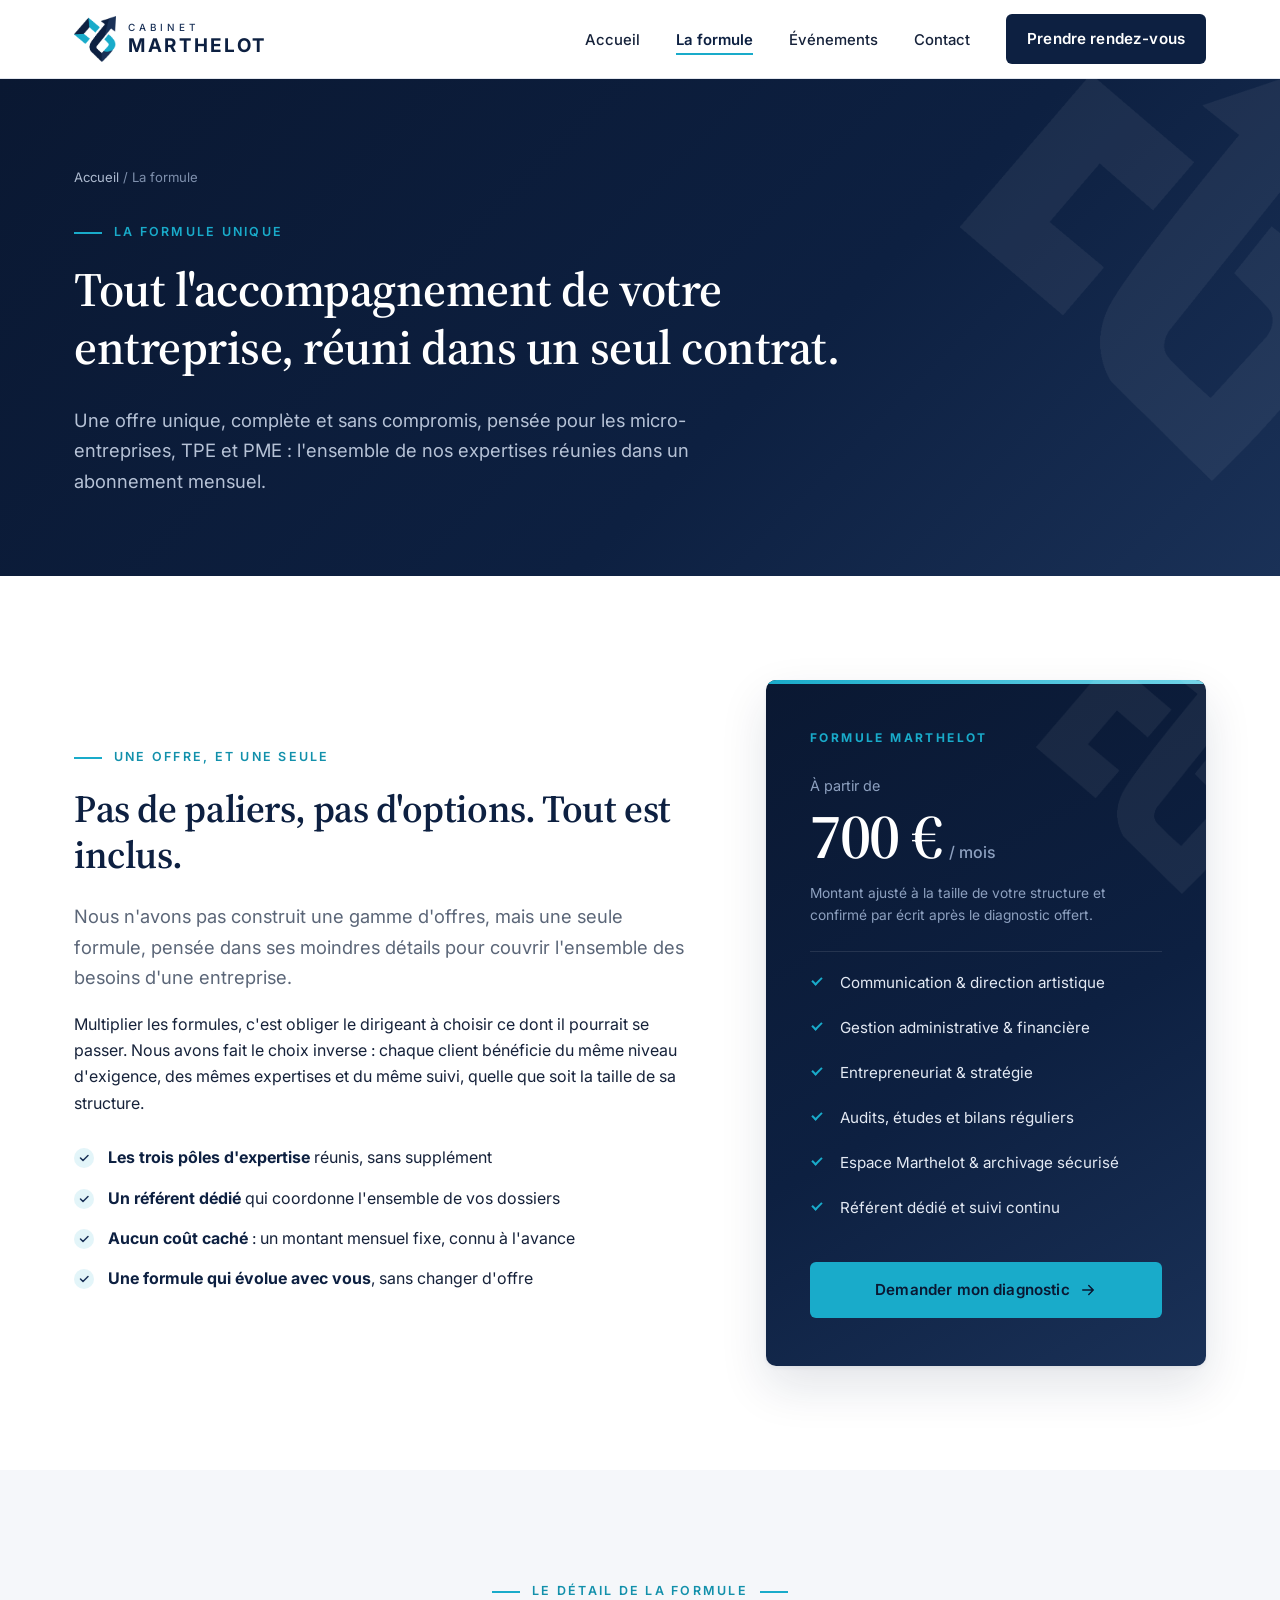
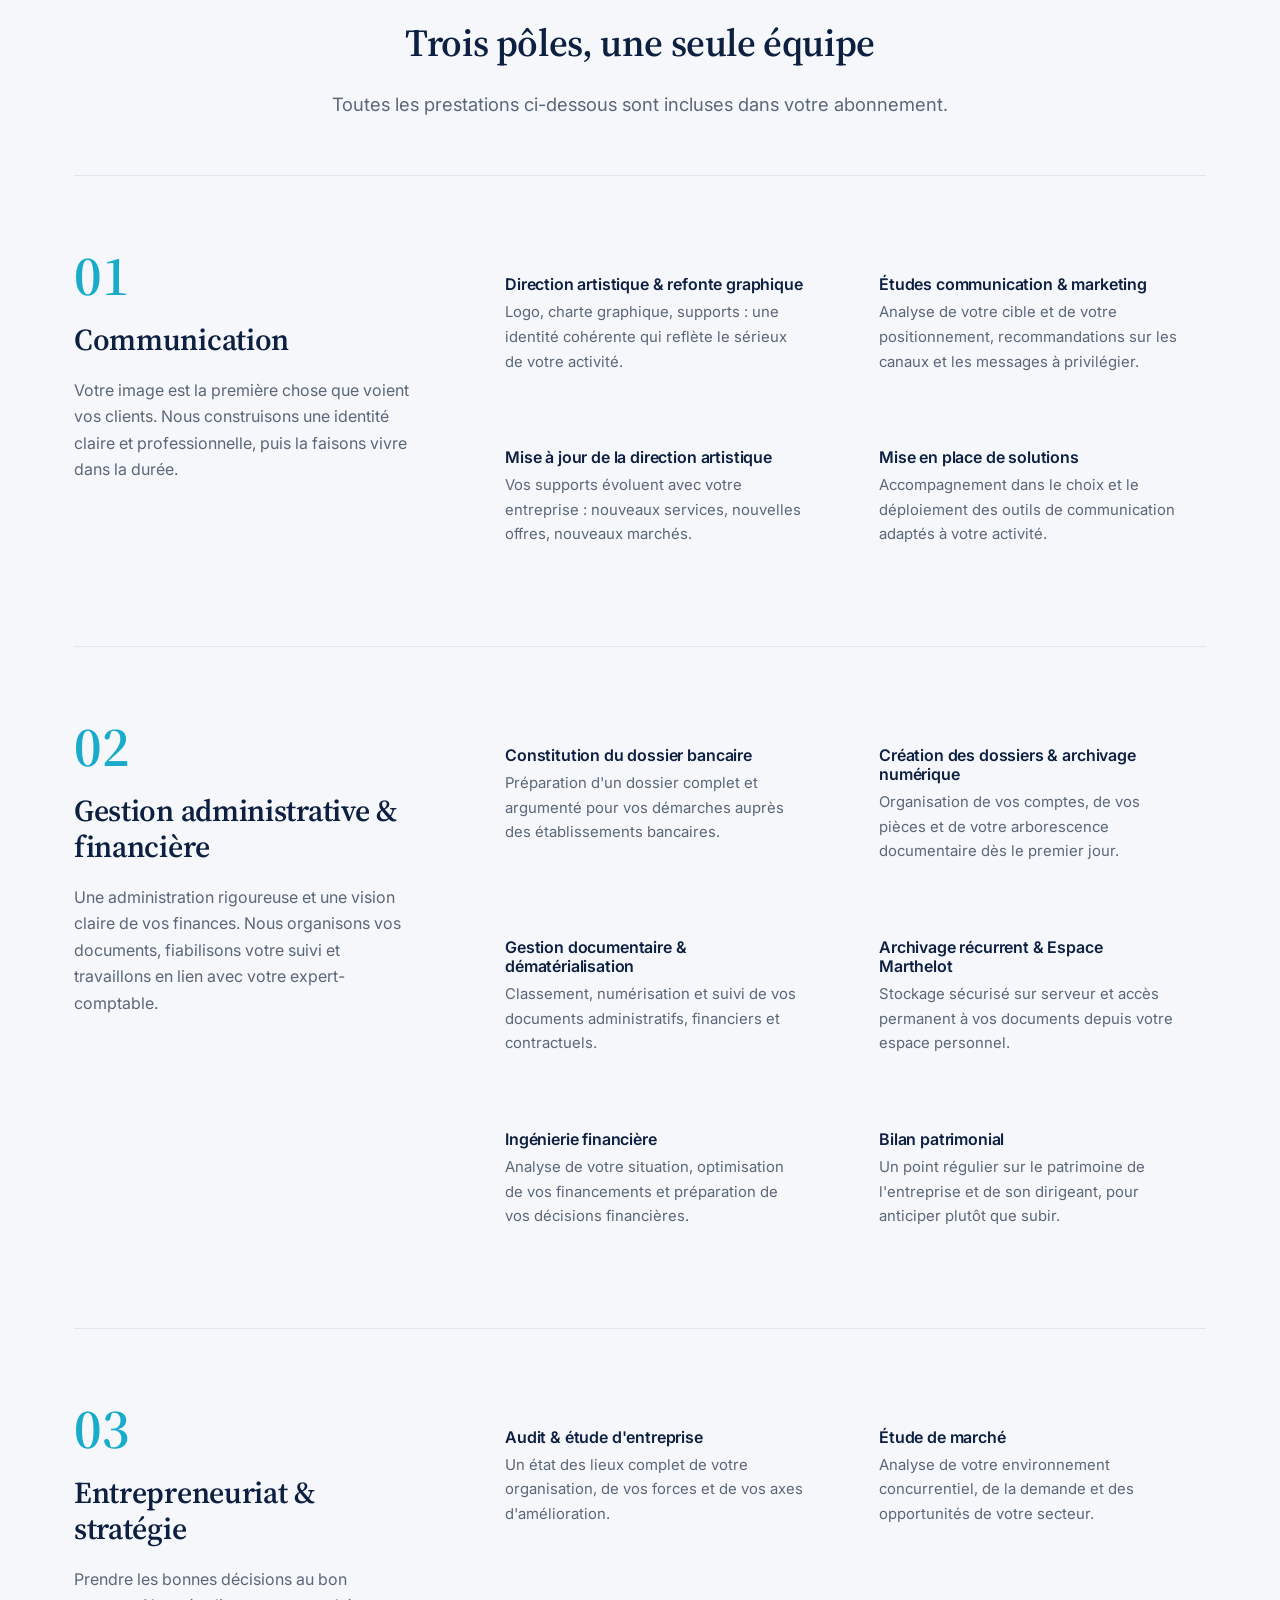
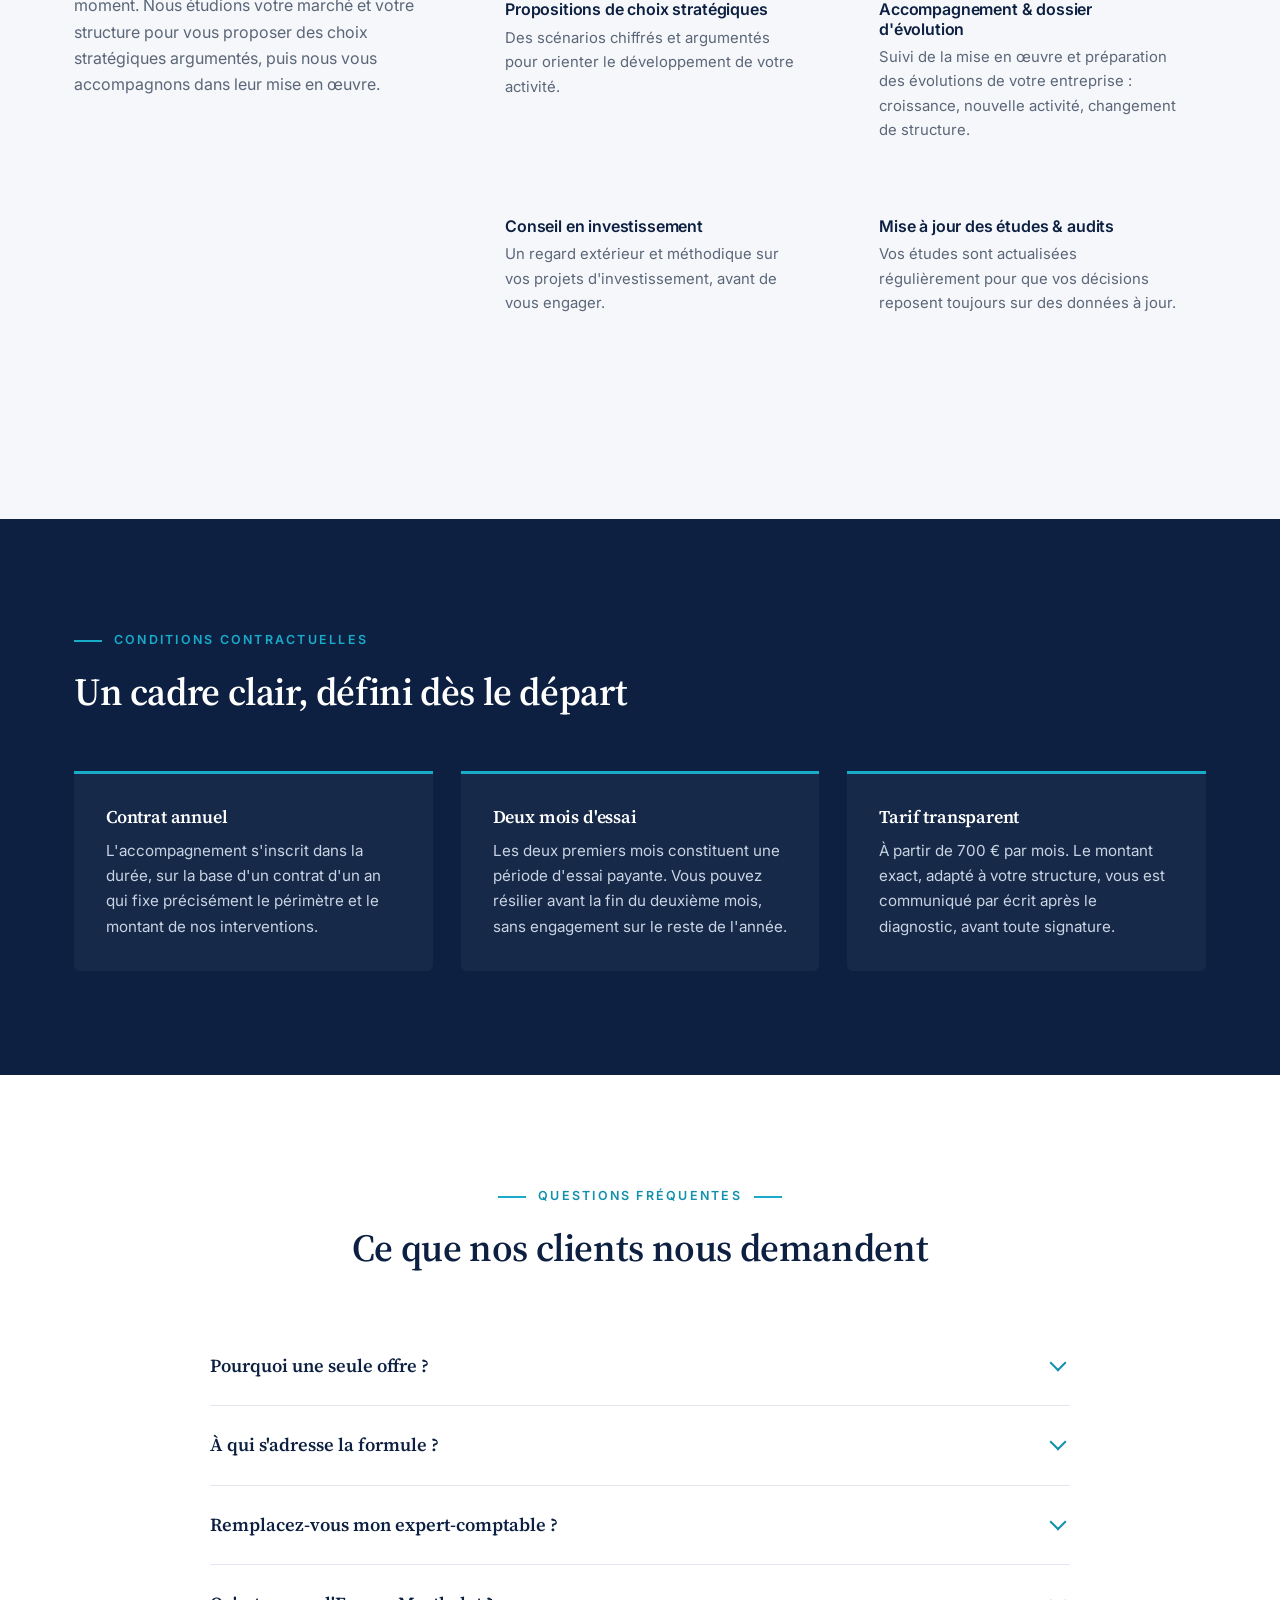
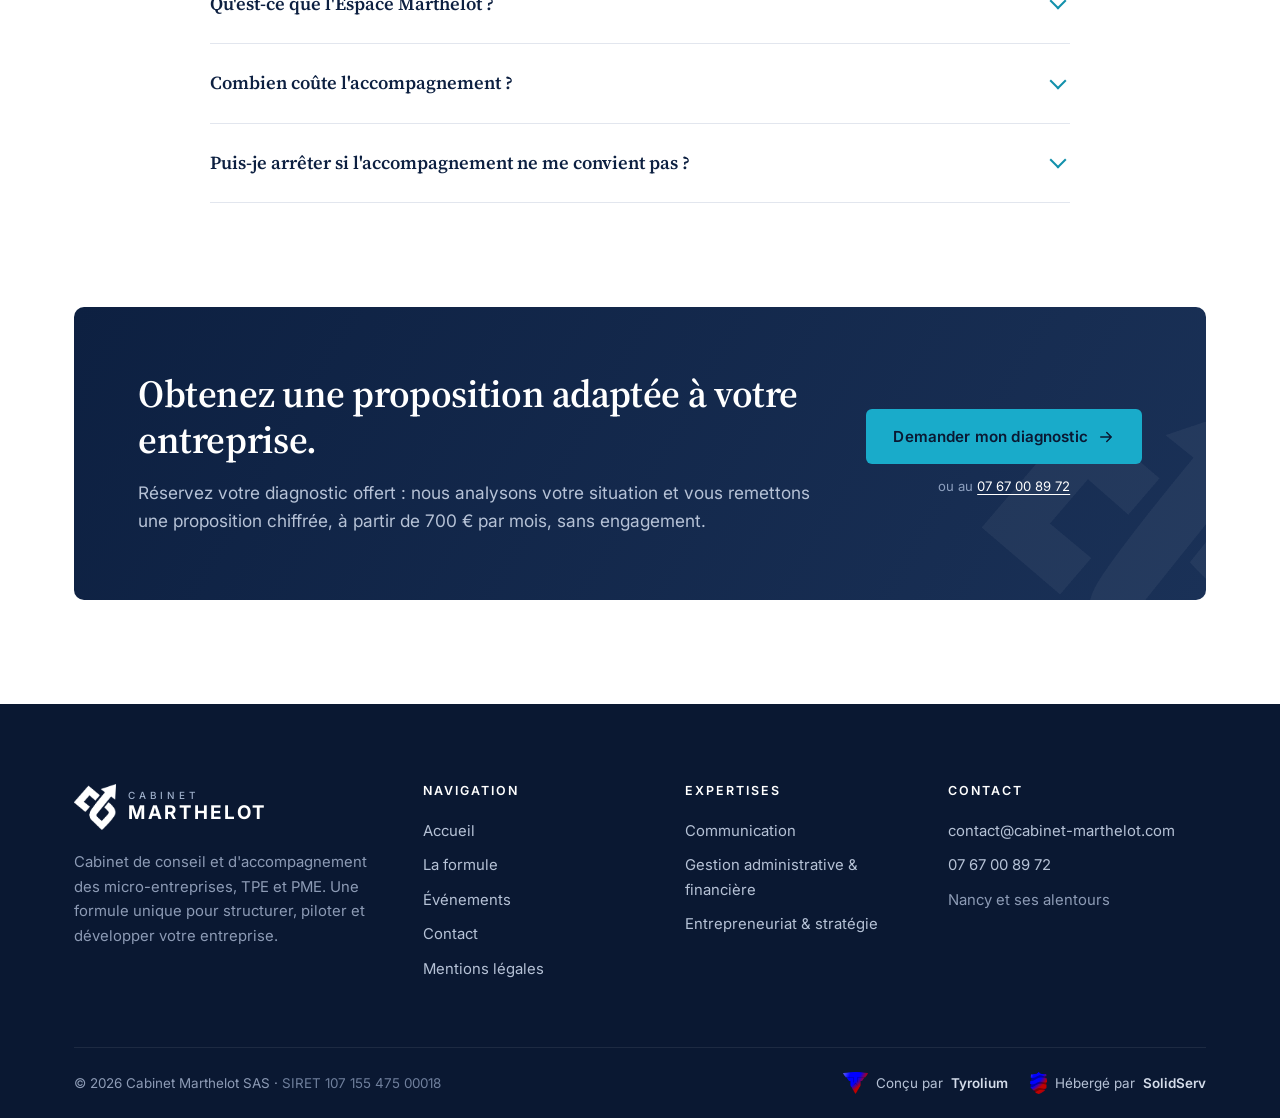
<file: formule.html>
<!DOCTYPE html>
<html lang="fr">
<head>
  <meta charset="utf-8">
  <meta name="viewport" content="width=device-width, initial-scale=1">
  <title>La formule unique dès 700 €/mois - Cabinet Marthelot</title>
  <meta name="description" content="Une seule offre, tout inclus, à partir de 700 € par mois : communication, gestion administrative et financière, entrepreneuriat et stratégie. Diagnostic offert.">
  <meta name="robots" content="index, follow, max-image-preview:large">
  <meta name="author" content="Cabinet Marthelot">
  <meta name="theme-color" content="#0d2041">
  <link rel="canonical" href="https://www.cabinet-marthelot.com/formule.html">

  <!-- Réseaux sociaux (Open Graph / LinkedIn / Facebook) -->
  <meta property="og:type" content="website">
  <meta property="og:locale" content="fr_FR">
  <meta property="og:site_name" content="Cabinet Marthelot">
  <meta property="og:url" content="https://www.cabinet-marthelot.com/formule.html">
  <meta property="og:title" content="La formule unique dès 700 €/mois - Cabinet Marthelot">
  <meta property="og:description" content="Pas de paliers, pas d'options : une offre unique et complète à partir de 700 € par mois, pour micro-entreprises, TPE et PME.">
  <meta property="og:image" content="https://www.cabinet-marthelot.com/assets/img/og-image.jpg">
  <meta property="og:image:width" content="1200">
  <meta property="og:image:height" content="630">
  <meta property="og:image:alt" content="Cabinet Marthelot - Conseil et accompagnement des micro-entreprises, TPE et PME">
  <meta name="twitter:card" content="summary_large_image">
  <meta name="twitter:title" content="La formule unique dès 700 €/mois - Cabinet Marthelot">
  <meta name="twitter:description" content="Pas de paliers, pas d'options : une offre unique et complète à partir de 700 € par mois, pour micro-entreprises, TPE et PME.">
  <meta name="twitter:image" content="https://www.cabinet-marthelot.com/assets/img/og-image.jpg">

  <!-- Icônes -->
  <link rel="icon" type="image/png" href="assets/img/favicon.png">
  <link rel="apple-touch-icon" href="assets/img/apple-touch-icon.png">
  <link rel="manifest" href="site.webmanifest">

  <!-- Données structurées -->
  <script type="application/ld+json">
  {
    "@context": "https://schema.org",
    "@graph": [
      {
        "@type": "ProfessionalService",
        "@id": "https://www.cabinet-marthelot.com/#organisation",
        "name": "Cabinet Marthelot",
        "legalName": "Cabinet Marthelot SAS",
        "description": "Cabinet de conseil et d'accompagnement des micro-entreprises, TPE et PME à Nancy et ses alentours : communication, gestion administrative et financière, entrepreneuriat et stratégie, réunis dans une offre unique.",
        "url": "https://www.cabinet-marthelot.com/",
        "logo": "https://www.cabinet-marthelot.com/assets/img/icon-512.png",
        "image": "https://www.cabinet-marthelot.com/assets/img/og-image.jpg",
        "email": "contact@cabinet-marthelot.com",
        "telephone": "+33767008972",
        "priceRange": "À partir de 700 € / mois",
        "vatID": "FR95107155475",
        "identifier": {
          "@type": "PropertyValue",
          "propertyID": "SIRET",
          "value": "10715547500018"
        },
        "address": {
          "@type": "PostalAddress",
          "streetAddress": "173 rue de Courcelles",
          "postalCode": "75017",
          "addressLocality": "Paris",
          "addressCountry": "FR"
        },
        "areaServed": [
          {
            "@type": "City",
            "name": "Nancy"
          },
          {
            "@type": "AdministrativeArea",
            "name": "Métropole du Grand Nancy"
          },
          {
            "@type": "AdministrativeArea",
            "name": "Meurthe-et-Moselle"
          }
        ],
        "knowsAbout": [
          "Conseil aux entreprises",
          "Accompagnement des TPE et PME",
          "Micro-entreprise",
          "Gestion administrative",
          "Ingénierie financière",
          "Bilan patrimonial",
          "Direction artistique",
          "Communication et marketing",
          "Étude de marché",
          "Stratégie d'entreprise",
          "Dématérialisation et archivage"
        ],
        "contactPoint": {
          "@type": "ContactPoint",
          "contactType": "customer service",
          "email": "contact@cabinet-marthelot.com",
          "telephone": "+33767008972",
          "areaServed": "FR",
          "availableLanguage": "French"
        }
      },
      {
        "@type": "WebSite",
        "@id": "https://www.cabinet-marthelot.com/#site",
        "url": "https://www.cabinet-marthelot.com/",
        "name": "Cabinet Marthelot",
        "inLanguage": "fr-FR",
        "publisher": {
          "@id": "https://www.cabinet-marthelot.com/#organisation"
        }
      },
      {
        "@type": "WebPage",
        "@id": "https://www.cabinet-marthelot.com/formule.html#page",
        "url": "https://www.cabinet-marthelot.com/formule.html",
        "name": "La formule unique dès 700 €/mois - Cabinet Marthelot",
        "description": "Une seule offre, tout inclus, à partir de 700 € par mois : communication, gestion administrative et financière, entrepreneuriat et stratégie. Diagnostic offert.",
        "inLanguage": "fr-FR",
        "isPartOf": {
          "@id": "https://www.cabinet-marthelot.com/#site"
        },
        "about": {
          "@id": "https://www.cabinet-marthelot.com/#organisation"
        },
        "primaryImageOfPage": "https://www.cabinet-marthelot.com/assets/img/og-image.jpg"
      },
      {
        "@type": "Service",
        "@id": "https://www.cabinet-marthelot.com/formule.html#formule",
        "name": "Formule Marthelot",
        "serviceType": "Accompagnement global des entreprises",
        "description": "Offre unique d'accompagnement par abonnement mensuel : communication, gestion administrative et financière, entrepreneuriat et stratégie, avec un référent dédié et l'Espace Marthelot.",
        "provider": {
          "@id": "https://www.cabinet-marthelot.com/#organisation"
        },
        "areaServed": {
          "@type": "City",
          "name": "Nancy"
        },
        "audience": {
          "@type": "BusinessAudience",
          "audienceType": "Micro-entreprises, TPE et PME"
        },
        "offers": {
          "@type": "Offer",
          "priceCurrency": "EUR",
          "availability": "https://schema.org/InStock",
          "priceSpecification": {
            "@type": "UnitPriceSpecification",
            "minPrice": 700,
            "priceCurrency": "EUR",
            "unitCode": "MON",
            "referenceQuantity": {
              "@type": "QuantitativeValue",
              "value": 1,
              "unitCode": "MON"
            }
          }
        }
      },
      {
        "@type": "FAQPage",
        "@id": "https://www.cabinet-marthelot.com/formule.html#faq",
        "mainEntity": [
          {
            "@type": "Question",
            "name": "Pourquoi une seule offre ?",
            "acceptedAnswer": {
              "@type": "Answer",
              "text": "Parce que les besoins d'une entreprise ne se découpent pas en options. Communication, gestion et stratégie sont liées : notre formule les réunit toutes, avec le même niveau d'exigence pour chaque client."
            }
          },
          {
            "@type": "Question",
            "name": "À qui s'adresse la formule ?",
            "acceptedAnswer": {
              "@type": "Answer",
              "text": "Aux micro-entrepreneurs, aux TPE et aux PME, quel que soit leur secteur d'activité. Le contenu de l'accompagnement est adapté à la taille et à la maturité de chaque structure."
            }
          },
          {
            "@type": "Question",
            "name": "Remplacez-vous mon expert-comptable ?",
            "acceptedAnswer": {
              "@type": "Answer",
              "text": "Non. Nous intervenons en complément : organisation des pièces, pilotage financier, préparation des décisions. Nous travaillons en lien avec votre expert-comptable, ou pouvons vous orienter vers un professionnel si vous n'en avez pas."
            }
          },
          {
            "@type": "Question",
            "name": "Qu'est-ce que l'Espace Marthelot ?",
            "acceptedAnswer": {
              "@type": "Answer",
              "text": "C'est votre plateforme personnelle : vous y retrouvez l'ensemble de vos documents archivés, l'avancement de nos travaux et les décisions à valider. Les données sont hébergées sur des serveurs situés en France."
            }
          },
          {
            "@type": "Question",
            "name": "Combien coûte l'accompagnement ?",
            "acceptedAnswer": {
              "@type": "Answer",
              "text": "La formule est proposée à partir de 700 € par mois. Le montant définitif dépend de la taille de votre structure ; il est établi à l'issue du diagnostic offert et vous est remis par écrit, sans engagement de votre part."
            }
          },
          {
            "@type": "Question",
            "name": "Puis-je arrêter si l'accompagnement ne me convient pas ?",
            "acceptedAnswer": {
              "@type": "Answer",
              "text": "Oui. Le contrat comprend une période d'essai de deux mois, durant laquelle vous pouvez résilier avant la fin du deuxième mois, sans engagement sur le reste de l'année."
            }
          }
        ]
      },
      {
        "@type": "BreadcrumbList",
        "itemListElement": [
          {
            "@type": "ListItem",
            "position": 1,
            "name": "Accueil",
            "item": "https://www.cabinet-marthelot.com/"
          },
          {
            "@type": "ListItem",
            "position": 2,
            "name": "La formule",
            "item": "https://www.cabinet-marthelot.com/formule.html"
          }
        ]
      }
    ]
  }
  </script>
  <link rel="preconnect" href="https://fonts.googleapis.com">
  <link rel="preconnect" href="https://fonts.gstatic.com" crossorigin>
  <link href="https://fonts.googleapis.com/css2?family=Inter:wght@400;500;600;700&family=Source+Serif+4:opsz,wght@8..60,500;8..60,600&display=swap" rel="stylesheet">
  <link rel="stylesheet" href="css/style.css">
</head>
<body>
  <a class="skip-link" href="#contenu">Aller au contenu</a>

  <header class="site-header">
    <div class="container header-inner">
      <a class="brand" href="./" aria-label="Cabinet Marthelot - accueil">
        <img src="assets/img/marthelot-mark.png" alt="" width="42" height="42">
        <span class="brand-text"><small>CABINET</small><strong>MARTHELOT</strong></span>
      </a>
      <button class="nav-toggle" aria-label="Ouvrir le menu" aria-expanded="false" aria-controls="menu">
        <span></span><span></span><span></span>
      </button>
      <nav class="main-nav" id="menu" aria-label="Navigation principale">
        <ul>
          <li><a href="./">Accueil</a></li>
          <li><a href="formule.html" aria-current="page">La formule</a></li>
          <li><a href="evenements.php">Événements</a></li>
          <li><a href="contact.html">Contact</a></li>
          <li><a class="btn btn-navy" href="contact.html">Prendre rendez-vous</a></li>
        </ul>
      </nav>
    </div>
  </header>

  <main id="contenu">
    <section class="page-hero">
      <img class="hero-mark" src="assets/img/marthelot-mark-white.png" alt="">
      <div class="container" style="position:relative">
        <nav class="breadcrumb" aria-label="Fil d'Ariane"><a href="./">Accueil</a> / La formule</nav>
        <p class="eyebrow">La formule unique</p>
        <h1>Tout l'accompagnement de votre entreprise, réuni dans un seul contrat.</h1>
        <p class="lead">Une offre unique, complète et sans compromis, pensée pour les micro-entreprises, TPE et PME : l'ensemble de nos expertises réunies dans un abonnement mensuel.</p>
      </div>
    </section>

    <!-- Offre unique -->
    <section class="section">
      <div class="container offer">
        <div class="offer-pitch reveal">
          <p class="eyebrow">Une offre, et une seule</p>
          <h2>Pas de paliers, pas d'options. Tout est inclus.</h2>
          <p class="lead">Nous n'avons pas construit une gamme d'offres, mais une seule formule, pensée dans ses moindres détails pour couvrir l'ensemble des besoins d'une entreprise.</p>
          <p>Multiplier les formules, c'est obliger le dirigeant à choisir ce dont il pourrait se passer. Nous avons fait le choix inverse : chaque client bénéficie du même niveau d'exigence, des mêmes expertises et du même suivi, quelle que soit la taille de sa structure.</p>
          <ul class="check-list">
            <li><strong>Les trois pôles d'expertise</strong> réunis, sans supplément</li>
            <li><strong>Un référent dédié</strong> qui coordonne l'ensemble de vos dossiers</li>
            <li><strong>Aucun coût caché</strong> : un montant mensuel fixe, connu à l'avance</li>
            <li><strong>Une formule qui évolue avec vous</strong>, sans changer d'offre</li>
          </ul>
        </div>
        <aside class="offer-card reveal" aria-label="La formule Marthelot">
          <img class="offer-mark" src="assets/img/marthelot-mark-white.png" alt="">
          <p class="offer-label">Formule Marthelot</p>
          <p class="offer-from">À partir de</p>
          <p class="offer-price">700&nbsp;€<span>/ mois</span></p>
          <p class="offer-note">Montant ajusté à la taille de votre structure et confirmé par écrit après le diagnostic offert.</p>
          <ul>
            <li>Communication &amp; direction artistique</li>
            <li>Gestion administrative &amp; financière</li>
            <li>Entrepreneuriat &amp; stratégie</li>
            <li>Audits, études et bilans réguliers</li>
            <li>Espace Marthelot &amp; archivage sécurisé</li>
            <li>Référent dédié et suivi continu</li>
          </ul>
          <a class="btn btn-primary" href="contact.html?sujet=Diagnostic">Demander mon diagnostic
            <svg viewBox="0 0 24 24" fill="none" stroke="currentColor" stroke-width="2" stroke-linecap="round" stroke-linejoin="round" aria-hidden="true"><path d="M5 12h14M13 6l6 6-6 6"/></svg>
          </a>
        </aside>
      </div>
    </section>

    <!-- Les trois pôles -->
    <section class="section section-soft">
      <div class="container">
        <div class="section-head center reveal">
          <p class="eyebrow">Le détail de la formule</p>
          <h2>Trois pôles, une seule équipe</h2>
          <p class="lead">Toutes les prestations ci-dessous sont incluses dans votre abonnement.</p>
        </div>

        <div class="pole" id="communication">
          <div class="pole-aside reveal">
            <div class="num">01</div>
            <h2>Communication</h2>
            <p>Votre image est la première chose que voient vos clients. Nous construisons une identité claire et professionnelle, puis la faisons vivre dans la durée.</p>
          </div>
          <div class="pole-items swipe">
            <div class="pole-item reveal"><h3>Direction artistique &amp; refonte graphique</h3><p>Logo, charte graphique, supports : une identité cohérente qui reflète le sérieux de votre activité.</p></div>
            <div class="pole-item reveal"><h3>Études communication &amp; marketing</h3><p>Analyse de votre cible et de votre positionnement, recommandations sur les canaux et les messages à privilégier.</p></div>
            <div class="pole-item reveal"><h3>Mise à jour de la direction artistique</h3><p>Vos supports évoluent avec votre entreprise : nouveaux services, nouvelles offres, nouveaux marchés.</p></div>
            <div class="pole-item reveal"><h3>Mise en place de solutions</h3><p>Accompagnement dans le choix et le déploiement des outils de communication adaptés à votre activité.</p></div>
          </div>
        </div>

        <div class="pole" id="gestion">
          <div class="pole-aside reveal">
            <div class="num">02</div>
            <h2>Gestion administrative &amp; financière</h2>
            <p>Une administration rigoureuse et une vision claire de vos finances. Nous organisons vos documents, fiabilisons votre suivi et travaillons en lien avec votre expert-comptable.</p>
          </div>
          <div class="pole-items swipe">
            <div class="pole-item reveal"><h3>Constitution du dossier bancaire</h3><p>Préparation d'un dossier complet et argumenté pour vos démarches auprès des établissements bancaires.</p></div>
            <div class="pole-item reveal"><h3>Création des dossiers &amp; archivage numérique</h3><p>Organisation de vos comptes, de vos pièces et de votre arborescence documentaire dès le premier jour.</p></div>
            <div class="pole-item reveal"><h3>Gestion documentaire &amp; dématérialisation</h3><p>Classement, numérisation et suivi de vos documents administratifs, financiers et contractuels.</p></div>
            <div class="pole-item reveal"><h3>Archivage récurrent &amp; Espace Marthelot</h3><p>Stockage sécurisé sur serveur et accès permanent à vos documents depuis votre espace personnel.</p></div>
            <div class="pole-item reveal"><h3>Ingénierie financière</h3><p>Analyse de votre situation, optimisation de vos financements et préparation de vos décisions financières.</p></div>
            <div class="pole-item reveal"><h3>Bilan patrimonial</h3><p>Un point régulier sur le patrimoine de l'entreprise et de son dirigeant, pour anticiper plutôt que subir.</p></div>
          </div>
        </div>

        <div class="pole" id="strategie">
          <div class="pole-aside reveal">
            <div class="num">03</div>
            <h2>Entrepreneuriat &amp; stratégie</h2>
            <p>Prendre les bonnes décisions au bon moment. Nous étudions votre marché et votre structure pour vous proposer des choix stratégiques argumentés, puis nous vous accompagnons dans leur mise en œuvre.</p>
          </div>
          <div class="pole-items swipe">
            <div class="pole-item reveal"><h3>Audit &amp; étude d'entreprise</h3><p>Un état des lieux complet de votre organisation, de vos forces et de vos axes d'amélioration.</p></div>
            <div class="pole-item reveal"><h3>Étude de marché</h3><p>Analyse de votre environnement concurrentiel, de la demande et des opportunités de votre secteur.</p></div>
            <div class="pole-item reveal"><h3>Propositions de choix stratégiques</h3><p>Des scénarios chiffrés et argumentés pour orienter le développement de votre activité.</p></div>
            <div class="pole-item reveal"><h3>Accompagnement &amp; dossier d'évolution</h3><p>Suivi de la mise en œuvre et préparation des évolutions de votre entreprise : croissance, nouvelle activité, changement de structure.</p></div>
            <div class="pole-item reveal"><h3>Conseil en investissement</h3><p>Un regard extérieur et méthodique sur vos projets d'investissement, avant de vous engager.</p></div>
            <div class="pole-item reveal"><h3>Mise à jour des études &amp; audits</h3><p>Vos études sont actualisées régulièrement pour que vos décisions reposent toujours sur des données à jour.</p></div>
          </div>
        </div>
      </div>
    </section>

    <!-- Conditions -->
    <section class="section section-navy">
      <div class="container">
        <div class="section-head reveal">
          <p class="eyebrow">Conditions contractuelles</p>
          <h2>Un cadre clair, défini dès le départ</h2>
        </div>
        <div class="terms swipe">
          <div class="term reveal"><h3>Contrat annuel</h3><p>L'accompagnement s'inscrit dans la durée, sur la base d'un contrat d'un an qui fixe précisément le périmètre et le montant de nos interventions.</p></div>
          <div class="term reveal"><h3>Deux mois d'essai</h3><p>Les deux premiers mois constituent une période d'essai payante. Vous pouvez résilier avant la fin du deuxième mois, sans engagement sur le reste de l'année.</p></div>
          <div class="term reveal"><h3>Tarif transparent</h3><p>À partir de 700 € par mois. Le montant exact, adapté à votre structure, vous est communiqué par écrit après le diagnostic, avant toute signature.</p></div>
        </div>
      </div>
    </section>

    <!-- FAQ -->
    <section class="section">
      <div class="container">
        <div class="section-head center reveal">
          <p class="eyebrow">Questions fréquentes</p>
          <h2>Ce que nos clients nous demandent</h2>
        </div>
        <div class="faq reveal">
          <details>
            <summary>Pourquoi une seule offre ?</summary>
            <p>Parce que les besoins d'une entreprise ne se découpent pas en options. Communication, gestion et stratégie sont liées : notre formule les réunit toutes, avec le même niveau d'exigence pour chaque client.</p>
          </details>
          <details>
            <summary>À qui s'adresse la formule ?</summary>
            <p>Aux micro-entrepreneurs, aux TPE et aux PME, quel que soit leur secteur d'activité. Le contenu de l'accompagnement est adapté à la taille et à la maturité de chaque structure.</p>
          </details>
          <details>
            <summary>Remplacez-vous mon expert-comptable ?</summary>
            <p>Non. Nous intervenons en complément : organisation des pièces, pilotage financier, préparation des décisions. Nous travaillons en lien avec votre expert-comptable, ou pouvons vous orienter vers un professionnel si vous n'en avez pas.</p>
          </details>
          <details>
            <summary>Qu'est-ce que l'Espace Marthelot ?</summary>
            <p>C'est votre plateforme personnelle : vous y retrouvez l'ensemble de vos documents archivés, l'avancement de nos travaux et les décisions à valider. Les données sont hébergées sur des serveurs situés en France.</p>
          </details>
          <details>
            <summary>Combien coûte l'accompagnement ?</summary>
            <p>La formule est proposée à partir de 700 € par mois. Le montant définitif dépend de la taille de votre structure ; il est établi à l'issue du diagnostic offert et vous est remis par écrit, sans engagement de votre part.</p>
          </details>
          <details>
            <summary>Puis-je arrêter si l'accompagnement ne me convient pas ?</summary>
            <p>Oui. Le contrat comprend une période d'essai de deux mois, durant laquelle vous pouvez résilier avant la fin du deuxième mois, sans engagement sur le reste de l'année.</p>
          </details>
        </div>
      </div>
    </section>

    <!-- CTA -->
    <section class="section" style="padding-top:0">
      <div class="container">
        <div class="cta-band reveal">
          <div>
            <h2>Obtenez une proposition adaptée à votre entreprise.</h2>
            <p>Réservez votre diagnostic offert : nous analysons votre situation et vous remettons une proposition chiffrée, à partir de 700 € par mois, sans engagement.</p>
          </div>
          <div class="actions">
            <a class="btn btn-primary" href="contact.html?sujet=Diagnostic">Demander mon diagnostic
              <svg viewBox="0 0 24 24" fill="none" stroke="currentColor" stroke-width="2" stroke-linecap="round" stroke-linejoin="round" aria-hidden="true"><path d="M5 12h14M13 6l6 6-6 6"/></svg>
            </a>
            <span class="small">ou au <a href="tel:+33767008972" style="color:#fff">07 67 00 89 72</a></span>
          </div>
        </div>
      </div>
    </section>

  </main>

  <footer class="site-footer">
    <div class="container">
      <div class="footer-main">
        <div class="footer-brand">
          <a class="brand" href="./">
            <img src="assets/img/marthelot-mark-white.png" alt="" width="42" height="42">
            <span class="brand-text"><small>CABINET</small><strong>MARTHELOT</strong></span>
          </a>
          <p>Cabinet de conseil et d'accompagnement des micro-entreprises, TPE et PME. Une formule unique pour structurer, piloter et développer votre entreprise.</p>
        </div>
        <div>
          <h4>Navigation</h4>
          <ul>
            <li><a href="./">Accueil</a></li>
            <li><a href="formule.html">La formule</a></li>
            <li><a href="evenements.php">Événements</a></li>
            <li><a href="contact.html">Contact</a></li>
            <li><a href="mentions-legales.html">Mentions légales</a></li>
          </ul>
        </div>
        <div>
          <h4>Expertises</h4>
          <ul>
            <li><a href="formule.html#communication">Communication</a></li>
            <li><a href="formule.html#gestion">Gestion administrative &amp; financière</a></li>
            <li><a href="formule.html#strategie">Entrepreneuriat &amp; stratégie</a></li>
          </ul>
        </div>
        <div>
          <h4>Contact</h4>
          <ul>
            <li><a href="mailto:contact@cabinet-marthelot.com">contact@cabinet-marthelot.com</a></li>
            <li><a href="tel:+33767008972">07 67 00 89 72</a></li>
            <li>Nancy et ses alentours</li>
          </ul>
        </div>
      </div>
      <div class="footer-legal">
        <span>© <span data-year>2026</span> Cabinet Marthelot SAS · <span class="ids">SIRET 107 155 475 00018</span></span>
        <div class="credits">
          <a class="credit" href="https://tyrolium.fr" target="_blank" rel="noopener"><img src="assets/img/tyrolium.png" alt="">Conçu par <strong>Tyrolium</strong></a>
          <a class="credit" href="https://solidserv.fr" target="_blank" rel="noopener"><img src="assets/img/solidserv.png" alt="">Hébergé par <strong>SolidServ</strong></a>
        </div>
      </div>
    </div>
  </footer>

  <script src="js/main.js"></script>
</body>
</html>
</file>
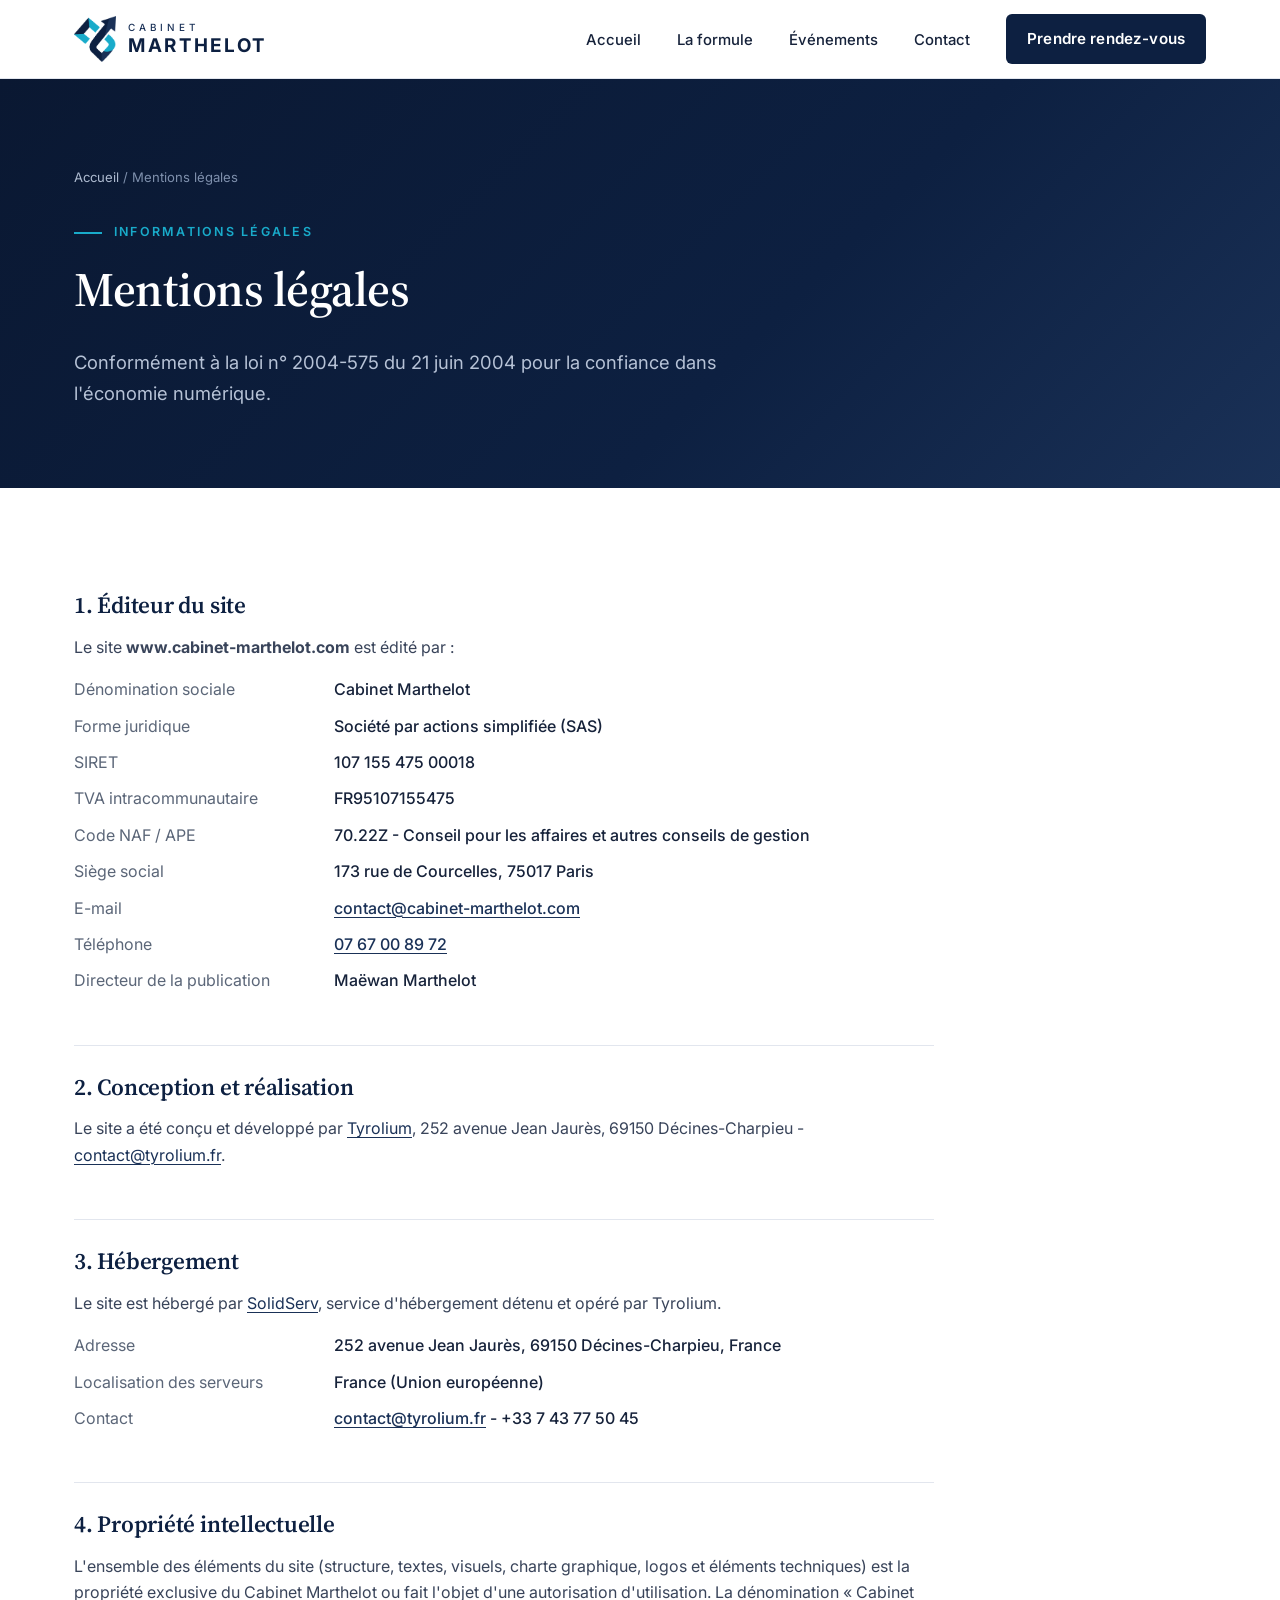
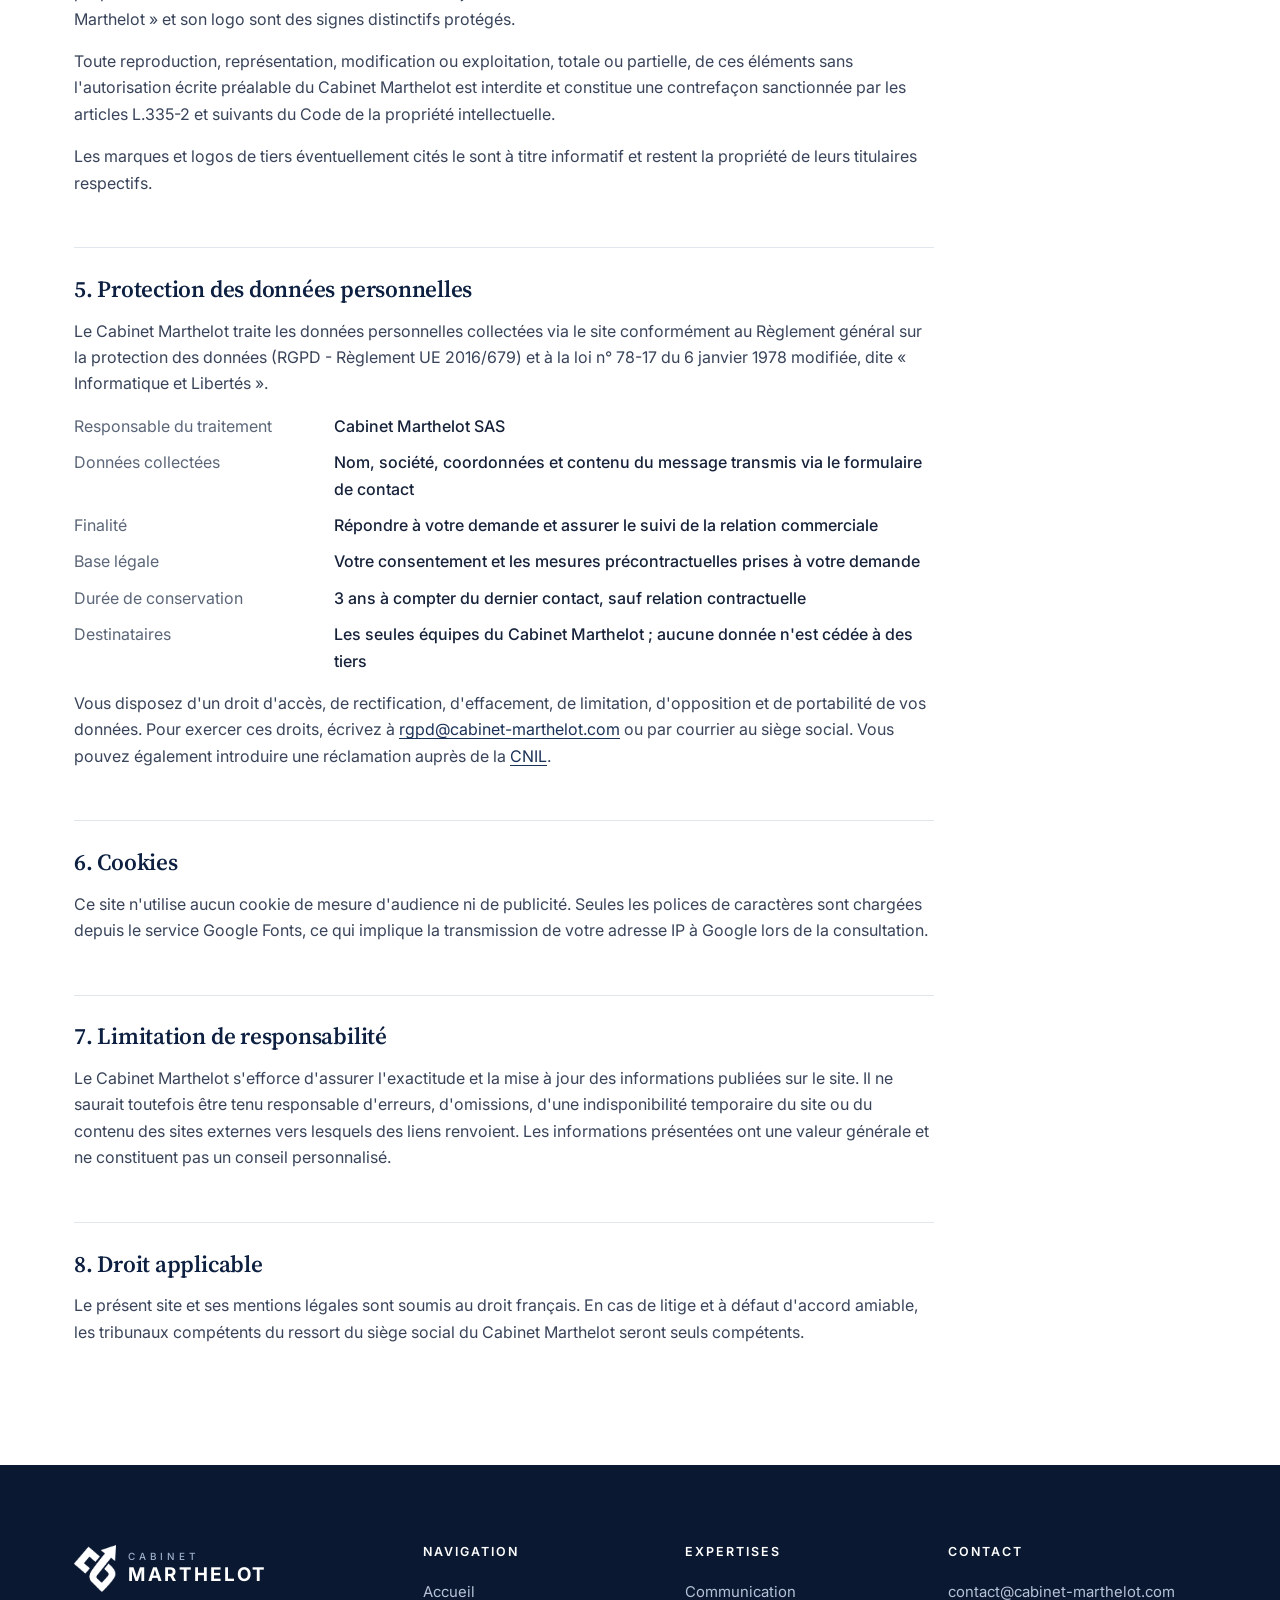
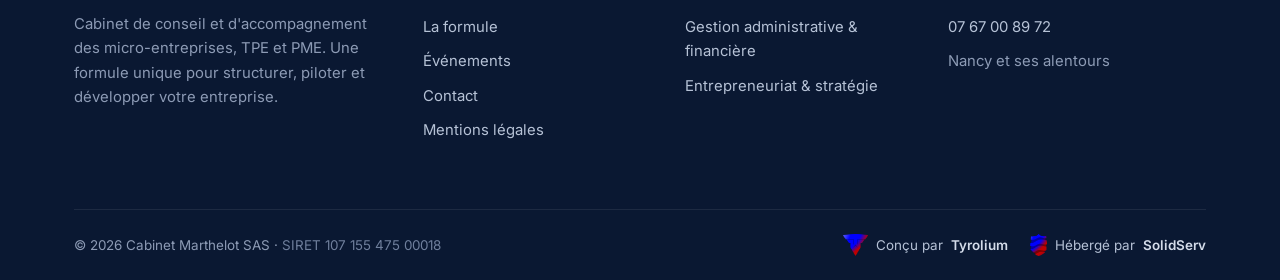
<file: mentions-legales.html>
<!DOCTYPE html>
<html lang="fr">
<head>
  <meta charset="utf-8">
  <meta name="viewport" content="width=device-width, initial-scale=1">
  <title>Mentions légales - Cabinet Marthelot</title>
  <meta name="description" content="Mentions légales du site du Cabinet Marthelot SAS : éditeur, hébergement, propriété intellectuelle, protection des données personnelles et cookies.">
  <meta name="robots" content="index, follow, max-image-preview:large">
  <meta name="author" content="Cabinet Marthelot">
  <meta name="theme-color" content="#0d2041">
  <link rel="canonical" href="https://www.cabinet-marthelot.com/mentions-legales.html">

  <!-- Réseaux sociaux (Open Graph / LinkedIn / Facebook) -->
  <meta property="og:type" content="website">
  <meta property="og:locale" content="fr_FR">
  <meta property="og:site_name" content="Cabinet Marthelot">
  <meta property="og:url" content="https://www.cabinet-marthelot.com/mentions-legales.html">
  <meta property="og:title" content="Mentions légales - Cabinet Marthelot">
  <meta property="og:description" content="Mentions légales du site du Cabinet Marthelot SAS.">
  <meta property="og:image" content="https://www.cabinet-marthelot.com/assets/img/og-image.jpg">
  <meta property="og:image:width" content="1200">
  <meta property="og:image:height" content="630">
  <meta property="og:image:alt" content="Cabinet Marthelot - Conseil et accompagnement des micro-entreprises, TPE et PME">
  <meta name="twitter:card" content="summary_large_image">
  <meta name="twitter:title" content="Mentions légales - Cabinet Marthelot">
  <meta name="twitter:description" content="Mentions légales du site du Cabinet Marthelot SAS.">
  <meta name="twitter:image" content="https://www.cabinet-marthelot.com/assets/img/og-image.jpg">

  <!-- Icônes -->
  <link rel="icon" type="image/png" href="assets/img/favicon.png">
  <link rel="apple-touch-icon" href="assets/img/apple-touch-icon.png">
  <link rel="manifest" href="site.webmanifest">

  <!-- Données structurées -->
  <script type="application/ld+json">
  {
    "@context": "https://schema.org",
    "@graph": [
      {
        "@type": "ProfessionalService",
        "@id": "https://www.cabinet-marthelot.com/#organisation",
        "name": "Cabinet Marthelot",
        "legalName": "Cabinet Marthelot SAS",
        "description": "Cabinet de conseil et d'accompagnement des micro-entreprises, TPE et PME à Nancy et ses alentours : communication, gestion administrative et financière, entrepreneuriat et stratégie, réunis dans une offre unique.",
        "url": "https://www.cabinet-marthelot.com/",
        "logo": "https://www.cabinet-marthelot.com/assets/img/icon-512.png",
        "image": "https://www.cabinet-marthelot.com/assets/img/og-image.jpg",
        "email": "contact@cabinet-marthelot.com",
        "telephone": "+33767008972",
        "priceRange": "À partir de 700 € / mois",
        "vatID": "FR95107155475",
        "identifier": {
          "@type": "PropertyValue",
          "propertyID": "SIRET",
          "value": "10715547500018"
        },
        "address": {
          "@type": "PostalAddress",
          "streetAddress": "173 rue de Courcelles",
          "postalCode": "75017",
          "addressLocality": "Paris",
          "addressCountry": "FR"
        },
        "areaServed": [
          {
            "@type": "City",
            "name": "Nancy"
          },
          {
            "@type": "AdministrativeArea",
            "name": "Métropole du Grand Nancy"
          },
          {
            "@type": "AdministrativeArea",
            "name": "Meurthe-et-Moselle"
          }
        ],
        "knowsAbout": [
          "Conseil aux entreprises",
          "Accompagnement des TPE et PME",
          "Micro-entreprise",
          "Gestion administrative",
          "Ingénierie financière",
          "Bilan patrimonial",
          "Direction artistique",
          "Communication et marketing",
          "Étude de marché",
          "Stratégie d'entreprise",
          "Dématérialisation et archivage"
        ],
        "contactPoint": {
          "@type": "ContactPoint",
          "contactType": "customer service",
          "email": "contact@cabinet-marthelot.com",
          "telephone": "+33767008972",
          "areaServed": "FR",
          "availableLanguage": "French"
        }
      },
      {
        "@type": "WebSite",
        "@id": "https://www.cabinet-marthelot.com/#site",
        "url": "https://www.cabinet-marthelot.com/",
        "name": "Cabinet Marthelot",
        "inLanguage": "fr-FR",
        "publisher": {
          "@id": "https://www.cabinet-marthelot.com/#organisation"
        }
      },
      {
        "@type": "WebPage",
        "@id": "https://www.cabinet-marthelot.com/mentions-legales.html#page",
        "url": "https://www.cabinet-marthelot.com/mentions-legales.html",
        "name": "Mentions légales - Cabinet Marthelot",
        "description": "Mentions légales du site du Cabinet Marthelot SAS : éditeur, hébergement, propriété intellectuelle, protection des données personnelles et cookies.",
        "inLanguage": "fr-FR",
        "isPartOf": {
          "@id": "https://www.cabinet-marthelot.com/#site"
        },
        "about": {
          "@id": "https://www.cabinet-marthelot.com/#organisation"
        },
        "primaryImageOfPage": "https://www.cabinet-marthelot.com/assets/img/og-image.jpg"
      },
      {
        "@type": "BreadcrumbList",
        "itemListElement": [
          {
            "@type": "ListItem",
            "position": 1,
            "name": "Accueil",
            "item": "https://www.cabinet-marthelot.com/"
          },
          {
            "@type": "ListItem",
            "position": 2,
            "name": "Mentions légales",
            "item": "https://www.cabinet-marthelot.com/mentions-legales.html"
          }
        ]
      }
    ]
  }
  </script>
  <link rel="preconnect" href="https://fonts.googleapis.com">
  <link rel="preconnect" href="https://fonts.gstatic.com" crossorigin>
  <link href="https://fonts.googleapis.com/css2?family=Inter:wght@400;500;600;700&family=Source+Serif+4:opsz,wght@8..60,500;8..60,600&display=swap" rel="stylesheet">
  <link rel="stylesheet" href="css/style.css">
</head>
<body>
  <a class="skip-link" href="#contenu">Aller au contenu</a>

  <header class="site-header">
    <div class="container header-inner">
      <a class="brand" href="./" aria-label="Cabinet Marthelot - accueil">
        <img src="assets/img/marthelot-mark.png" alt="" width="42" height="42">
        <span class="brand-text"><small>CABINET</small><strong>MARTHELOT</strong></span>
      </a>
      <button class="nav-toggle" aria-label="Ouvrir le menu" aria-expanded="false" aria-controls="menu">
        <span></span><span></span><span></span>
      </button>
      <nav class="main-nav" id="menu" aria-label="Navigation principale">
        <ul>
          <li><a href="./">Accueil</a></li>
          <li><a href="formule.html">La formule</a></li>
          <li><a href="evenements.php">Événements</a></li>
          <li><a href="contact.html">Contact</a></li>
          <li><a class="btn btn-navy" href="contact.html">Prendre rendez-vous</a></li>
        </ul>
      </nav>
    </div>
  </header>

  <main id="contenu">
    <section class="page-hero">
      <div class="container" style="position:relative">
        <nav class="breadcrumb" aria-label="Fil d'Ariane"><a href="./">Accueil</a> / Mentions légales</nav>
        <p class="eyebrow">Informations légales</p>
        <h1>Mentions légales</h1>
        <p class="lead">Conformément à la loi n° 2004-575 du 21 juin 2004 pour la confiance dans l'économie numérique.</p>
      </div>
    </section>

    <section class="section">
      <div class="container">
        <article class="legal">
          <h2>1. Éditeur du site</h2>
          <p>Le site <strong>www.cabinet-marthelot.com</strong> est édité par :</p>
          <dl>
            <dt>Dénomination sociale</dt><dd>Cabinet Marthelot</dd>
            <dt>Forme juridique</dt><dd>Société par actions simplifiée (SAS)</dd>
            <dt>SIRET</dt><dd>107 155 475 00018</dd>
            <dt>TVA intracommunautaire</dt><dd>FR95107155475</dd>
            <dt>Code NAF / APE</dt><dd>70.22Z - Conseil pour les affaires et autres conseils de gestion</dd>
            <dt>Siège social</dt><dd>173 rue de Courcelles, 75017 Paris</dd>
            <dt>E-mail</dt><dd><a href="mailto:contact@cabinet-marthelot.com">contact@cabinet-marthelot.com</a></dd>
            <dt>Téléphone</dt><dd><a href="tel:+33767008972">07 67 00 89 72</a></dd>
            <dt>Directeur de la publication</dt><dd>Maëwan Marthelot</dd>
          </dl>

          <h2>2. Conception et réalisation</h2>
          <p>Le site a été conçu et développé par <a href="https://tyrolium.fr" target="_blank" rel="noopener">Tyrolium</a>, 252 avenue Jean Jaurès, 69150 Décines-Charpieu - <a href="mailto:contact@tyrolium.fr">contact@tyrolium.fr</a>.</p>

          <h2>3. Hébergement</h2>
          <p>Le site est hébergé par <a href="https://solidserv.fr" target="_blank" rel="noopener">SolidServ</a>, service d'hébergement détenu et opéré par Tyrolium.</p>
          <dl>
            <dt>Adresse</dt><dd>252 avenue Jean Jaurès, 69150 Décines-Charpieu, France</dd>
            <dt>Localisation des serveurs</dt><dd>France (Union européenne)</dd>
            <dt>Contact</dt><dd><a href="mailto:contact@tyrolium.fr">contact@tyrolium.fr</a> - +33 7 43 77 50 45</dd>
          </dl>

          <h2>4. Propriété intellectuelle</h2>
          <p>L'ensemble des éléments du site (structure, textes, visuels, charte graphique, logos et éléments techniques) est la propriété exclusive du Cabinet Marthelot ou fait l'objet d'une autorisation d'utilisation. La dénomination « Cabinet Marthelot » et son logo sont des signes distinctifs protégés.</p>
          <p>Toute reproduction, représentation, modification ou exploitation, totale ou partielle, de ces éléments sans l'autorisation écrite préalable du Cabinet Marthelot est interdite et constitue une contrefaçon sanctionnée par les articles L.335-2 et suivants du Code de la propriété intellectuelle.</p>
          <p>Les marques et logos de tiers éventuellement cités le sont à titre informatif et restent la propriété de leurs titulaires respectifs.</p>

          <h2 id="donnees">5. Protection des données personnelles</h2>
          <p>Le Cabinet Marthelot traite les données personnelles collectées via le site conformément au Règlement général sur la protection des données (RGPD - Règlement UE 2016/679) et à la loi n° 78-17 du 6 janvier 1978 modifiée, dite « Informatique et Libertés ».</p>
          <dl>
            <dt>Responsable du traitement</dt><dd>Cabinet Marthelot SAS</dd>
            <dt>Données collectées</dt><dd>Nom, société, coordonnées et contenu du message transmis via le formulaire de contact</dd>
            <dt>Finalité</dt><dd>Répondre à votre demande et assurer le suivi de la relation commerciale</dd>
            <dt>Base légale</dt><dd>Votre consentement et les mesures précontractuelles prises à votre demande</dd>
            <dt>Durée de conservation</dt><dd>3 ans à compter du dernier contact, sauf relation contractuelle</dd>
            <dt>Destinataires</dt><dd>Les seules équipes du Cabinet Marthelot ; aucune donnée n'est cédée à des tiers</dd>
          </dl>
          <p>Vous disposez d'un droit d'accès, de rectification, d'effacement, de limitation, d'opposition et de portabilité de vos données. Pour exercer ces droits, écrivez à <a href="mailto:rgpd@cabinet-marthelot.com">rgpd@cabinet-marthelot.com</a> ou par courrier au siège social. Vous pouvez également introduire une réclamation auprès de la <a href="https://www.cnil.fr" target="_blank" rel="noopener">CNIL</a>.</p>

          <h2>6. Cookies</h2>
          <p>Ce site n'utilise aucun cookie de mesure d'audience ni de publicité. Seules les polices de caractères sont chargées depuis le service Google Fonts, ce qui implique la transmission de votre adresse IP à Google lors de la consultation.</p>

          <h2>7. Limitation de responsabilité</h2>
          <p>Le Cabinet Marthelot s'efforce d'assurer l'exactitude et la mise à jour des informations publiées sur le site. Il ne saurait toutefois être tenu responsable d'erreurs, d'omissions, d'une indisponibilité temporaire du site ou du contenu des sites externes vers lesquels des liens renvoient. Les informations présentées ont une valeur générale et ne constituent pas un conseil personnalisé.</p>

          <h2>8. Droit applicable</h2>
          <p>Le présent site et ses mentions légales sont soumis au droit français. En cas de litige et à défaut d'accord amiable, les tribunaux compétents du ressort du siège social du Cabinet Marthelot seront seuls compétents.</p>
        </article>
      </div>
    </section>

  </main>

  <footer class="site-footer">
    <div class="container">
      <div class="footer-main">
        <div class="footer-brand">
          <a class="brand" href="./">
            <img src="assets/img/marthelot-mark-white.png" alt="" width="42" height="42">
            <span class="brand-text"><small>CABINET</small><strong>MARTHELOT</strong></span>
          </a>
          <p>Cabinet de conseil et d'accompagnement des micro-entreprises, TPE et PME. Une formule unique pour structurer, piloter et développer votre entreprise.</p>
        </div>
        <div>
          <h4>Navigation</h4>
          <ul>
            <li><a href="./">Accueil</a></li>
            <li><a href="formule.html">La formule</a></li>
            <li><a href="evenements.php">Événements</a></li>
            <li><a href="contact.html">Contact</a></li>
            <li><a href="mentions-legales.html">Mentions légales</a></li>
          </ul>
        </div>
        <div>
          <h4>Expertises</h4>
          <ul>
            <li><a href="formule.html#communication">Communication</a></li>
            <li><a href="formule.html#gestion">Gestion administrative &amp; financière</a></li>
            <li><a href="formule.html#strategie">Entrepreneuriat &amp; stratégie</a></li>
          </ul>
        </div>
        <div>
          <h4>Contact</h4>
          <ul>
            <li><a href="mailto:contact@cabinet-marthelot.com">contact@cabinet-marthelot.com</a></li>
            <li><a href="tel:+33767008972">07 67 00 89 72</a></li>
            <li>Nancy et ses alentours</li>
          </ul>
        </div>
      </div>
      <div class="footer-legal">
        <span>© <span data-year>2026</span> Cabinet Marthelot SAS · <span class="ids">SIRET 107 155 475 00018</span></span>
        <div class="credits">
          <a class="credit" href="https://tyrolium.fr" target="_blank" rel="noopener"><img src="assets/img/tyrolium.png" alt="">Conçu par <strong>Tyrolium</strong></a>
          <a class="credit" href="https://solidserv.fr" target="_blank" rel="noopener"><img src="assets/img/solidserv.png" alt="">Hébergé par <strong>SolidServ</strong></a>
        </div>
      </div>
    </div>
  </footer>

  <script src="js/main.js"></script>
</body>
</html>
</file>
<file: css/style.css>
/* ==========================================================================
   Cabinet Marthelot — feuille de style principale
   Conception : Tyrolium · Hébergement : SolidServ

   Approche mobile first : les règles de base ciblent le téléphone,
   puis sont enrichies par paliers (768px tablette, 921px bureau, 1081px large).
   ========================================================================== */

:root {
  --navy-900: #0a1832;
  --navy: #0d2041;
  --navy-700: #1a3157;
  --navy-500: #2d4a78;
  --cyan: #19abca;
  --cyan-600: #1290ab;
  --cyan-100: #e3f5f9;
  --ink: #16223a;
  --muted: #5b6678;
  --line: #e2e6ee;
  --soft: #f5f7fa;
  --white: #ffffff;

  --serif: "Source Serif 4", Georgia, "Times New Roman", serif;
  --sans: "Inter", system-ui, -apple-system, "Segoe UI", Roboto, sans-serif;

  --radius: 6px;
  --container: 1180px;
  --gutter: 20px;
  --header-h: 64px;
  --shadow: 0 1px 2px rgba(13, 32, 65, .06), 0 8px 24px rgba(13, 32, 65, .06);
  --shadow-lg: 0 2px 4px rgba(13, 32, 65, .06), 0 20px 48px rgba(13, 32, 65, .12);
}

*, *::before, *::after { box-sizing: border-box; }

html { scroll-behavior: smooth; -webkit-text-size-adjust: 100%; }

body {
  margin: 0;
  font-family: var(--sans);
  font-size: 16px;
  line-height: 1.6;
  color: var(--ink);
  background: var(--white);
  -webkit-font-smoothing: antialiased;
  overflow-x: hidden;
}

img { max-width: 100%; display: block; }
[id] { scroll-margin-top: calc(var(--header-h) + 16px); }
a { color: var(--navy-700); text-decoration-thickness: 1px; text-underline-offset: 3px; }
a:hover { color: var(--cyan-600); }
a, button, summary { -webkit-tap-highlight-color: transparent; touch-action: manipulation; }

h1, h2, h3, h4 {
  font-family: var(--serif);
  font-weight: 600;
  color: var(--navy);
  line-height: 1.2;
  margin: 0 0 .6em;
  letter-spacing: -.01em;
}
h1 { font-size: clamp(1.8rem, 7.4vw, 2.3rem); }
h2 { font-size: clamp(1.45rem, 5.6vw, 1.75rem); }
h3 { font-size: 1.15rem; }
p { margin: 0 0 1em; }

.container { width: 100%; max-width: var(--container); margin: 0 auto; padding: 0 var(--gutter); }

.skip-link {
  position: absolute; left: -9999px; top: 8px;
  background: var(--navy); color: #fff; padding: 10px 16px; z-index: 1000; border-radius: var(--radius);
}
.skip-link:focus { left: 8px; }

:focus-visible { outline: 2px solid var(--cyan); outline-offset: 3px; }

/* ---------- Boutons ---------- */
.btn {
  display: inline-flex; align-items: center; justify-content: center; gap: .6em;
  padding: 14px 22px;
  font-family: var(--sans); font-size: .95rem; font-weight: 600; letter-spacing: .01em;
  text-decoration: none; border-radius: var(--radius); border: 1px solid transparent;
  cursor: pointer; transition: background .2s, color .2s, border-color .2s, transform .2s;
}
.btn svg { width: 18px; height: 18px; transition: transform .2s; }
.btn:active { transform: scale(.98); }
.btn-primary { background: var(--cyan); color: var(--navy-900); }
.btn-primary:hover { background: #2dbad8; color: var(--navy-900); }
.btn-navy { background: var(--navy); color: #fff; }
.btn-navy:hover { background: var(--navy-700); color: #fff; }
.btn-ghost { border-color: rgba(255,255,255,.35); color: #fff; }
.btn-ghost:hover { border-color: #fff; color: #fff; background: rgba(255,255,255,.06); }
.btn-outline { border-color: var(--navy); color: var(--navy); }
.btn-outline:hover { background: var(--navy); color: #fff; }

/* ---------- En-tête ---------- */
.site-header {
  position: sticky; top: 0; z-index: 100;
  background: #fff;
  border-bottom: 1px solid var(--line);
  transition: box-shadow .25s;
}
.site-header.is-scrolled { box-shadow: 0 4px 20px rgba(13,32,65,.08); }
.header-inner { display: flex; align-items: center; justify-content: space-between; height: var(--header-h); gap: 16px; }

.brand { display: flex; align-items: center; gap: 10px; text-decoration: none; color: var(--navy); }
.brand img { width: 36px; height: auto; }
.brand-text { display: flex; flex-direction: column; line-height: 1; }
.brand-text small { font-size: .58rem; letter-spacing: .38em; font-weight: 500; color: var(--navy-700); }
.brand-text strong { font-size: 1.02rem; letter-spacing: .14em; font-weight: 700; margin-top: 4px; }

/* Menu mobile : panneau déroulant sous l'en-tête */
.nav-toggle {
  display: block; background: none; border: 0; padding: 10px; margin-right: -10px; cursor: pointer; color: var(--navy);
}
.nav-toggle span { display: block; width: 24px; height: 2px; background: currentColor; margin: 5px 0; transition: transform .25s, opacity .25s; }
.nav-open .nav-toggle span:nth-child(1) { transform: translateY(7px) rotate(45deg); }
.nav-open .nav-toggle span:nth-child(2) { opacity: 0; }
.nav-open .nav-toggle span:nth-child(3) { transform: translateY(-7px) rotate(-45deg); }

.main-nav {
  position: fixed; inset: var(--header-h) 0 auto 0; background: #fff; border-bottom: 1px solid var(--line);
  box-shadow: 0 20px 40px rgba(13,32,65,.12);
  max-height: calc(100vh - var(--header-h)); overflow-y: auto;
  transform: translateY(-8px); opacity: 0; visibility: hidden; transition: opacity .2s, transform .2s, visibility .2s;
}
.nav-open .main-nav { transform: none; opacity: 1; visibility: visible; }
.nav-open { overflow: hidden; }
.main-nav ul { list-style: none; margin: 0; padding: 8px var(--gutter) 20px; display: flex; flex-direction: column; align-items: stretch; }
.main-nav a:not(.btn) {
  display: block; padding: 14px 0; border-bottom: 1px solid var(--line);
  font-size: 1rem; font-weight: 500; color: var(--ink); text-decoration: none; position: relative;
}
.main-nav a[aria-current="page"] { color: var(--navy); font-weight: 600; }
.main-nav .btn { margin-top: 16px; width: 100%; }

/* ---------- Sections ---------- */
.section { padding: 56px 0; }
.section-soft { background: var(--soft); }
.section-navy { background: var(--navy); color: #c9d3e3; }
.section-navy h2, .section-navy h3 { color: #fff; }

.eyebrow {
  display: inline-flex; align-items: center; gap: 10px;
  font-size: .7rem; font-weight: 600; letter-spacing: .16em; text-transform: uppercase;
  color: var(--cyan-600); margin-bottom: 12px;
}
.eyebrow::before { content: ""; width: 22px; height: 2px; background: var(--cyan); flex: none; }
.section-navy .eyebrow, .hero .eyebrow, .page-hero .eyebrow { color: var(--cyan); }

.section-head { max-width: 720px; margin-bottom: 28px; }
.section-head.center { text-align: center; margin-left: auto; margin-right: auto; }
.section-head.center .eyebrow::after { content: ""; width: 22px; height: 2px; background: var(--cyan); flex: none; }
.lead { font-size: 1.02rem; color: var(--muted); }
.section-navy .lead { color: #aebbd0; }

/* ---------- Hero accueil ---------- */
.hero {
  position: relative; overflow: hidden;
  background: linear-gradient(135deg, var(--navy-900) 0%, var(--navy) 55%, var(--navy-700) 100%);
  color: #c9d3e3;
  padding: 44px 0 0;
}
.hero::before {
  content: ""; position: absolute; inset: 0;
  background-image:
    linear-gradient(rgba(255,255,255,.035) 1px, transparent 1px),
    linear-gradient(90deg, rgba(255,255,255,.035) 1px, transparent 1px);
  background-size: 48px 48px;
  mask-image: linear-gradient(180deg, #000 0%, transparent 85%);
  -webkit-mask-image: linear-gradient(180deg, #000 0%, transparent 85%);
}
.hero-mark {
  position: absolute; right: -90px; top: 24px; width: 260px; opacity: .06; pointer-events: none;
}
.hero-inner { position: relative; max-width: 820px; }
.hero h1 { color: #fff; margin-bottom: 16px; }
.hero h1 em { font-style: normal; color: var(--cyan); }
.hero .lead { color: #b6c2d6; font-size: 1.02rem; max-width: 640px; margin-bottom: 28px; }
.hero-actions { display: flex; flex-direction: column; gap: 10px; }

.trust-bar {
  position: relative; margin-top: 40px;
  border-top: 1px solid rgba(255,255,255,.1);
  display: grid; grid-template-columns: 1fr 1fr;
}
.trust-item { padding: 16px 12px 18px 0; }
.trust-item:nth-child(even) { padding-left: 16px; border-left: 1px solid rgba(255,255,255,.1); }
.trust-item:nth-child(n+3) { border-top: 1px solid rgba(255,255,255,.1); }
.trust-item dt { font-size: .64rem; letter-spacing: .14em; text-transform: uppercase; color: #7f90ad; margin-bottom: 4px; }
.trust-item dd { margin: 0; color: #fff; font-weight: 500; font-size: .88rem; line-height: 1.4; }

/* ---------- Page hero (pages internes) ---------- */
.page-hero {
  background: linear-gradient(135deg, var(--navy-900) 0%, var(--navy) 60%, var(--navy-700) 100%);
  color: #b6c2d6; padding: 36px 0 40px; position: relative; overflow: hidden;
}
.page-hero-tall { padding: 72px 0; }
.page-hero .hero-mark { width: 220px; top: -10px; right: -70px; }
.page-hero h1 { color: #fff; font-size: clamp(1.75rem, 7vw, 2.1rem); max-width: 780px; }
.page-hero .lead { color: #b6c2d6; max-width: 680px; margin: 0; }
.breadcrumb { font-size: .8rem; margin-bottom: 16px; color: #7f90ad; }
.breadcrumb a { color: #aebbd0; text-decoration: none; }
.breadcrumb a:hover { color: #fff; }

/* ---------- Grilles & cartes ---------- */
.grid-2 { display: grid; grid-template-columns: 1fr; gap: 32px; align-items: center; }
.grid-3 { display: grid; grid-template-columns: 1fr; gap: 16px; }
.grid-4 { display: grid; grid-template-columns: 1fr; gap: 16px; }

.card {
  background: #fff; border: 1px solid var(--line); border-radius: var(--radius);
  padding: 24px 20px; transition: box-shadow .25s, transform .25s, border-color .25s;
}
.card h3 { margin-bottom: .5em; }
.card p { color: var(--muted); margin: 0; }

.icon {
  width: 44px; height: 44px; border-radius: var(--radius);
  display: grid; place-items: center; margin-bottom: 16px;
  background: var(--cyan-100); color: var(--navy-700);
}
.icon svg { width: 22px; height: 22px; }

.pole-card { display: flex; flex-direction: column; }
.pole-card .num { font-family: var(--serif); font-size: .9rem; color: var(--cyan-600); font-weight: 600; margin-bottom: 8px; letter-spacing: .06em; }
.pole-card ul { list-style: none; padding: 0; margin: 16px 0 0; border-top: 1px solid var(--line); }
.pole-card li { padding: 8px 0 8px 24px; position: relative; font-size: .9rem; border-bottom: 1px solid var(--line); }
.pole-card li::before {
  content: ""; position: absolute; left: 2px; top: 15px; width: 10px; height: 6px;
  border-left: 2px solid var(--cyan); border-bottom: 2px solid var(--cyan); transform: rotate(-45deg);
}
.link-arrow { margin-top: auto; padding-top: 18px; font-weight: 600; font-size: .92rem; text-decoration: none; display: inline-flex; gap: 8px; align-items: center; }
.link-arrow svg { width: 16px; height: 16px; transition: transform .2s; }

/* Profils */
.profiles { display: grid; grid-template-columns: 1fr; border: 1px solid var(--line); border-radius: var(--radius); overflow: hidden; box-shadow: var(--shadow); }
.profile { padding: 18px 20px; background: #fff; display: grid; grid-template-columns: 1fr; gap: 8px; align-items: baseline; }
.profile + .profile { border-top: 1px solid var(--line); }
.profile .tag { justify-self: start; display: inline-block; font-size: .68rem; font-weight: 700; letter-spacing: .14em; text-transform: uppercase; color: var(--navy); background: var(--cyan-100); padding: 4px 10px; border-radius: 3px; margin-bottom: 0; }
.profile p { color: var(--muted); margin: 0; font-size: .93rem; }

/* Engagements */
.commitments { display: grid; grid-template-columns: 1fr; gap: 16px; }
.commitment {
  display: flex; flex-direction: column; gap: 14px; padding: 22px 20px;
  border: 1px solid rgba(255,255,255,.12); border-radius: var(--radius); background: rgba(255,255,255,.03);
}
.commitment .icon { flex: none; background: rgba(25,171,202,.12); color: var(--cyan); margin: 0; }
.commitment h3 { font-size: 1.08rem; margin-bottom: .35em; }
.commitment p { margin: 0; font-size: .93rem; }

/* Processus : frise verticale sur mobile */
.steps { display: grid; grid-template-columns: 1fr; gap: 24px; position: relative; }
.step { position: relative; display: grid; grid-template-columns: 44px 1fr; column-gap: 16px; align-items: start; }
.step-num {
  width: 44px; height: 44px; border-radius: 50%; display: grid; place-items: center;
  font-family: var(--serif); font-size: 1.1rem; font-weight: 600;
  background: #fff; color: var(--navy); border: 2px solid var(--navy); position: relative; z-index: 1;
  grid-row: 1 / span 2;
}
.step:not(:last-child)::before {
  content: ""; position: absolute; left: 21px; top: 50px; bottom: -18px; width: 2px;
  background: repeating-linear-gradient(180deg, var(--cyan) 0 6px, transparent 6px 12px);
}
.step h3 { font-size: 1.05rem; margin: 10px 0 4px; }
.step p { color: var(--muted); font-size: .93rem; margin: 0; grid-column: 2; }

/* Fiche société */
.company-card {
  background: #fff; border: 1px solid var(--line); border-radius: var(--radius); box-shadow: var(--shadow);
  overflow: hidden;
}
.company-card header { background: var(--navy); color: #fff; padding: 16px 20px; display: flex; align-items: center; gap: 12px; }
.company-card header img { width: 30px; }
.company-card header strong { font-family: var(--serif); font-size: 1.08rem; font-weight: 600; display: block; }
.company-card header span { font-size: .78rem; color: #9fb0cb; letter-spacing: .04em; }
.company-card dl { margin: 0; padding: 4px 20px 8px; }
.company-card .row { display: grid; grid-template-columns: 1fr; gap: 2px; padding: 10px 0; border-bottom: 1px solid var(--line); font-size: .92rem; }
.company-card .row:last-child { border-bottom: 0; }
.company-card dt { color: var(--muted); font-size: .8rem; }
.company-card dd { margin: 0; font-weight: 500; color: var(--ink); }

.check-list { list-style: none; padding: 0; margin: 20px 0 0; }
.check-list li { position: relative; padding-left: 32px; margin-bottom: 10px; font-size: .95rem; }
.check-list li::before {
  content: ""; position: absolute; left: 0; top: 3px; width: 20px; height: 20px; border-radius: 50%;
  background: var(--cyan-100) url("data:image/svg+xml,%3Csvg xmlns='http://www.w3.org/2000/svg' viewBox='0 0 24 24' fill='none' stroke='%231a3157' stroke-width='3' stroke-linecap='round' stroke-linejoin='round'%3E%3Cpath d='M5 12l5 5L20 7'/%3E%3C/svg%3E") center/12px no-repeat;
}

/* Bandeau CTA */
.cta-band {
  background: linear-gradient(120deg, var(--navy) 0%, var(--navy-700) 100%);
  border-radius: 10px; padding: 32px 22px; color: #b6c2d6;
  display: grid; grid-template-columns: 1fr; gap: 24px; align-items: center;
  position: relative; overflow: hidden;
}
.cta-band::after {
  content: ""; position: absolute; right: -80px; bottom: -120px; width: 320px; height: 320px;
  background: url("../assets/img/marthelot-mark-white.png") center/contain no-repeat; opacity: .05;
}
.cta-band h2 { color: #fff; margin-bottom: .4em; }
.cta-band p { margin: 0; font-size: 1rem; }
.cta-band .actions { display: flex; flex-direction: column; gap: 12px; position: relative; z-index: 1; }
.cta-band .small { font-size: .82rem; color: #8da0bf; text-align: center; }

/* ---------- Page Formule ---------- */
.offer { display: grid; grid-template-columns: 1fr; gap: 32px; align-items: center; }
.offer-pitch .check-list strong { color: var(--navy); }
.offer-card {
  position: relative; overflow: hidden; border-radius: 10px; padding: 32px 22px;
  background: linear-gradient(150deg, var(--navy-900) 0%, var(--navy) 55%, var(--navy-700) 100%);
  color: #b6c2d6; box-shadow: var(--shadow-lg);
}
.offer-card::before { content: ""; position: absolute; inset: 0 0 auto 0; height: 4px; background: linear-gradient(90deg, var(--cyan), #6fd3e8); }
.offer-mark { position: absolute; right: -50px; top: -30px; width: 200px; opacity: .06; pointer-events: none; }
.offer-label { font-size: .72rem; font-weight: 700; letter-spacing: .2em; text-transform: uppercase; color: var(--cyan); margin-bottom: 18px; }
.offer-from { margin: 0; font-size: .88rem; color: #8da0bf; }
.offer-price { font-family: var(--serif); font-size: 3rem; font-weight: 600; color: #fff; line-height: 1; margin: 6px 0 12px; letter-spacing: -.02em; }
.offer-price span { font-family: var(--sans); font-size: 1rem; font-weight: 500; color: #8da0bf; margin-left: 8px; letter-spacing: 0; }
.offer-note { font-size: .84rem; color: #8da0bf; padding-bottom: 18px; margin-bottom: 6px; border-bottom: 1px solid rgba(255,255,255,.1); }
.offer-card ul { list-style: none; padding: 0; margin: 0 0 24px; }
.offer-card li { position: relative; padding: 7px 0 7px 28px; color: #e3e9f3; font-size: .93rem; }
.offer-card li::before {
  content: ""; position: absolute; left: 2px; top: 14px; width: 10px; height: 6px;
  border-left: 2px solid var(--cyan); border-bottom: 2px solid var(--cyan); transform: rotate(-45deg);
}
.offer-card .btn { width: 100%; justify-content: center; }

.pole { display: grid; grid-template-columns: 1fr; gap: 20px; padding: 40px 0; border-top: 1px solid var(--line); }
.pole:first-of-type { border-top: 0; padding-top: 0; }
.pole:last-of-type { padding-bottom: 0; }
.pole-aside .num { font-family: var(--serif); font-size: 2.4rem; color: var(--cyan); line-height: 1; margin-bottom: 10px; font-weight: 600; }
.pole-aside h2 { font-size: 1.45rem; }
.pole-aside p { color: var(--muted); margin: 0; font-size: .95rem; }
.pole-items { display: grid; grid-template-columns: 1fr; gap: 16px; }
.pole-item { padding: 20px; border-radius: var(--radius); background: #fff; border: 1px solid var(--line); transition: border-color .2s, background .2s; }
.pole-item h3 { font-family: var(--sans); font-size: 1rem; font-weight: 600; margin-bottom: 6px; color: var(--navy); }
.pole-item p { color: var(--muted); font-size: .92rem; margin: 0; }

.terms { display: grid; grid-template-columns: 1fr; gap: 16px; }
.term { padding: 24px 20px; border-top: 3px solid var(--cyan); background: rgba(255,255,255,.04); border-radius: 0 0 var(--radius) var(--radius); }
.term h3 { font-size: 1.08rem; }
.term p { margin: 0; font-size: .93rem; }

/* FAQ */
.faq { max-width: 860px; margin: 0 auto; }
.faq details { border-bottom: 1px solid var(--line); }
.faq summary {
  list-style: none; cursor: pointer; padding: 18px 34px 18px 0; position: relative;
  font-family: var(--serif); font-size: 1.05rem; font-weight: 600; color: var(--navy);
}
.faq summary::-webkit-details-marker { display: none; }
.faq summary::after {
  content: ""; position: absolute; right: 6px; top: 50%; width: 11px; height: 11px; margin-top: -8px;
  border-right: 2px solid var(--cyan-600); border-bottom: 2px solid var(--cyan-600); transform: rotate(45deg); transition: transform .25s;
}
.faq details[open] summary::after { transform: rotate(-135deg); margin-top: -3px; }
.faq details p { color: var(--muted); padding-bottom: 18px; margin: 0; max-width: 760px; font-size: .95rem; }

/* ---------- Contact ---------- */
.contact-grid { display: grid; grid-template-columns: 1fr; gap: 32px; align-items: start; }
.contact-info { position: static; }
.info-block { display: flex; gap: 14px; align-items: center; padding: 14px 0; border-bottom: 1px solid var(--line); }
.info-block .icon { margin: 0; flex: none; width: 40px; height: 40px; }
.info-block .icon svg { width: 20px; height: 20px; }
.info-block h3 { font-family: var(--sans); font-size: .72rem; letter-spacing: .14em; text-transform: uppercase; color: var(--muted); font-weight: 600; margin-bottom: 2px; }
.info-block p, .info-block a { margin: 0; font-weight: 500; color: var(--ink); text-decoration: none; overflow-wrap: anywhere; }
.info-block a:hover { color: var(--cyan-600); }
.offer-box { margin-top: 24px; padding: 22px 20px; background: var(--navy); color: #b6c2d6; border-radius: var(--radius); }
.offer-box strong { color: #fff; font-family: var(--serif); font-size: 1.15rem; display: block; margin-bottom: 6px; font-weight: 600; }
.offer-box p { margin: 0; font-size: .92rem; }

.form-card { background: #fff; border: 1px solid var(--line); border-radius: 10px; padding: 26px 18px; box-shadow: var(--shadow); }
.form-card h2 { font-size: 1.5rem; }
.form-grid { display: grid; grid-template-columns: 1fr; gap: 16px; margin-top: 24px; }
.field { display: flex; flex-direction: column; gap: 6px; }
.field.full { grid-column: 1 / -1; }
.field label { font-size: .86rem; font-weight: 600; color: var(--navy); }
.field label .req { color: var(--cyan-600); }
.field input, .field select, .field textarea {
  font: inherit; font-size: 16px; color: var(--ink);
  border: 1px solid #cfd6e2; border-radius: var(--radius); padding: 12px 14px; background: #fff;
  transition: border-color .2s, box-shadow .2s; width: 100%;
}
.field textarea { min-height: 130px; resize: vertical; }
.field input:focus, .field select:focus, .field textarea:focus { outline: none; border-color: var(--cyan); box-shadow: 0 0 0 3px rgba(25,171,202,.18); }
.field .error { font-size: .8rem; color: #b42318; display: none; }
.field.invalid input, .field.invalid select, .field.invalid textarea { border-color: #b42318; }
.field.invalid .error { display: block; }
.consent { display: flex; gap: 12px; align-items: flex-start; font-size: .84rem; color: var(--muted); grid-column: 1 / -1; }
.consent input { margin-top: 3px; width: 20px; height: 20px; accent-color: var(--navy); flex: none; }
.consent.invalid { color: #b42318; }
.form-actions { grid-column: 1 / -1; display: flex; flex-direction: column-reverse; align-items: stretch; gap: 12px; margin-top: 4px; text-align: center; }
.form-actions small { color: var(--muted); font-size: .82rem; }
.form-status { grid-column: 1 / -1; padding: 16px 18px; border-radius: var(--radius); background: var(--cyan-100); color: var(--navy); font-size: .94rem; display: none; }
.form-status.show { display: block; }

/* ---------- Mentions légales ---------- */
.legal { max-width: 860px; }
.legal h2 { font-size: 1.3rem; margin-top: 1.6em; padding-top: 1em; border-top: 1px solid var(--line); }
.legal h2:first-child { margin-top: 0; border-top: 0; padding-top: 0; }
.legal dl { display: grid; grid-template-columns: 1fr; gap: 2px; margin: 0 0 1em; }
.legal dt { color: var(--muted); font-size: .85rem; }
.legal dd { margin: 0 0 10px; font-weight: 500; overflow-wrap: anywhere; }
.legal p, .legal li { color: #39445a; font-size: .95rem; }

/* ---------- Pied de page ---------- */
.site-footer { background: var(--navy-900); color: #8d9bb5; font-size: .9rem; }
.footer-main { display: grid; grid-template-columns: 1fr 1fr; gap: 28px 20px; padding: 44px 0 32px; }
.footer-brand, .footer-main > div:last-child { grid-column: 1 / -1; }
.footer-brand .brand { color: #fff; margin-bottom: 14px; }
.footer-brand .brand-text small { color: #9fb0cb; }
.footer-brand p { max-width: 420px; margin: 0; }
.site-footer h4 { font-family: var(--sans); color: #fff; font-size: .72rem; letter-spacing: .16em; text-transform: uppercase; font-weight: 600; margin-bottom: 12px; }
.site-footer ul { list-style: none; margin: 0; padding: 0; }
.site-footer li { margin-bottom: 8px; }
.site-footer a { color: #b6c2d6; text-decoration: none; overflow-wrap: anywhere; }
.site-footer a:hover { color: var(--cyan); }
.footer-legal { border-top: 1px solid rgba(255,255,255,.08); padding: 20px 0 24px; display: flex; flex-direction: column; align-items: flex-start; gap: 12px; font-size: .8rem; }
.footer-legal .ids { color: #6f7f9c; }
.credits { display: flex; align-items: center; gap: 12px 20px; flex-wrap: wrap; }
.credit { display: inline-flex; align-items: center; gap: 8px; color: #8d9bb5; text-decoration: none; }
.credit img { height: 20px; width: auto; }
.credit strong { color: #d4dcea; font-weight: 600; }
.credit:hover strong { color: var(--cyan); }

/* ---------- Carrousels tactiles (mobile) ----------
   Les listes de cartes défilent horizontalement au doigt au lieu
   de s'empiler : la page reste courte et la lecture fluide. */
.swipe {
  display: flex; gap: 14px;
  overflow-x: auto; overscroll-behavior-x: contain;
  scroll-snap-type: x mandatory; scroll-padding: 0 var(--gutter);
  margin: 0 calc(var(--gutter) * -1); padding: 2px var(--gutter) 6px;
  scrollbar-width: none; -webkit-overflow-scrolling: touch;
}
.swipe::-webkit-scrollbar { display: none; }
.swipe > * { flex: 0 0 84%; scroll-snap-align: start; }
.swipe-dots { display: flex; justify-content: center; gap: 8px; margin-top: 16px; }
.swipe-dots span { width: 6px; height: 6px; border-radius: 3px; background: #c7cfdc; transition: width .25s, background .25s; }
.swipe-dots span.is-active { width: 20px; background: var(--cyan); }
.section-navy .swipe-dots span { background: rgba(255,255,255,.22); }
.section-navy .swipe-dots span.is-active { background: var(--cyan); }

/* ---------- Animations ---------- */
.js .reveal { opacity: 0; transform: translateY(12px); transition: opacity .5s ease, transform .5s ease; }
.js .reveal.is-visible { opacity: 1; transform: none; }

@media (max-width: 767px) {
  /* Pas d'apparition décalée dans les carrousels : les cartes sont déjà là au défilement */
  .js .swipe > .reveal { opacity: 1; transform: none; transition: none; }
}

/* Effets de survol réservés aux appareils qui en ont réellement un */
@media (hover: hover) {
  .btn:hover svg { transform: translateX(3px); }
  .link-arrow:hover svg { transform: translateX(3px); }
  .card:hover { box-shadow: var(--shadow-lg); transform: translateY(-3px); border-color: transparent; }
}

/* ==========================================================================
   Tablette — à partir de 768px
   ========================================================================== */
@media (min-width: 768px) {
  :root { --gutter: 24px; --header-h: 78px; }

  body { line-height: 1.65; }
  h1 { font-size: clamp(2.2rem, 4.6vw, 3.6rem); }
  h2 { font-size: clamp(1.75rem, 3vw, 2.5rem); }
  h3 { font-size: 1.3rem; }

  .btn { padding: 14px 26px; }

  .header-inner { gap: 24px; }
  .brand { gap: 12px; }
  .brand img { width: 42px; }
  .brand-text small { font-size: .62rem; }
  .brand-text strong { font-size: 1.18rem; }
  .main-nav ul { padding: 12px 24px 24px; }
  .main-nav .btn { width: auto; justify-content: center; }

  .section { padding: 76px 0; }
  .eyebrow { gap: 12px; font-size: .78rem; letter-spacing: .18em; margin-bottom: 18px; }
  .eyebrow::before, .section-head.center .eyebrow::after { width: 28px; }
  .section-head { margin-bottom: 56px; }
  .lead { font-size: 1.15rem; }

  .hero { padding: 96px 0 0; }
  .hero::before { background-size: 64px 64px; }
  .hero-mark { right: -60px; top: 40px; width: 520px; }
  .hero h1 { margin-bottom: 24px; }
  .hero .lead { font-size: 1.2rem; margin-bottom: 40px; }
  .hero-actions { flex-direction: row; flex-wrap: wrap; gap: 14px; }
  .trust-bar { margin-top: 72px; }
  .trust-item { padding: 28px 24px 32px 0; }
  .trust-item:nth-child(even) { padding-left: 24px; }
  .trust-item dt { font-size: .72rem; letter-spacing: .16em; margin-bottom: 6px; }
  .trust-item dd { font-size: .98rem; line-height: inherit; }

  .page-hero { padding: 72px 0 64px; }
  .page-hero-tall { padding: 120px 0; }
  .page-hero .hero-mark { width: 380px; top: -20px; right: -60px; }
  .page-hero h1 { font-size: clamp(2rem, 4vw, 3rem); }
  .breadcrumb { font-size: .82rem; margin-bottom: 26px; }

  /* Les carrousels redeviennent des grilles */
  .swipe { display: grid; overflow: visible; scroll-snap-type: none; margin: 0; padding: 0; }
  .swipe-dots { display: none; }

  .grid-2 { gap: 40px; }
  .grid-3 { gap: 28px; }
  .grid-4 { grid-template-columns: 1fr 1fr; gap: 28px; }

  .card { padding: 36px 32px; }
  .icon { width: 52px; height: 52px; margin-bottom: 24px; }
  .icon svg { width: 26px; height: 26px; }
  .pole-card .num { font-size: .95rem; margin-bottom: 14px; }
  .pole-card ul { margin-top: 20px; }
  .pole-card li { padding: 10px 0 10px 26px; font-size: .94rem; }
  .pole-card li::before { top: 17px; }
  .link-arrow { padding-top: 24px; }

  .profile { padding: 28px 32px; grid-template-columns: 150px 1fr; gap: 20px; }
  .profile .tag { font-size: .72rem; }
  .profile p { font-size: .95rem; }

  .commitments { gap: 0; }
  .commitment { flex-direction: row; gap: 20px; padding: 28px 0; border: 0; border-top: 1px solid rgba(255,255,255,.12); border-radius: 0; background: none; }
  .commitment h3 { font-size: 1.15rem; }
  .commitment p { font-size: .96rem; }

  .steps { grid-template-columns: 1fr 1fr; gap: 40px 0; }
  .step { display: block; padding: 0 28px 0 0; }
  .step-num { width: 56px; height: 56px; font-size: 1.3rem; margin-bottom: 24px; }
  .step:not(:last-child)::before {
    top: 28px; left: 56px; right: 0; bottom: auto; width: auto; height: 2px;
    background: repeating-linear-gradient(90deg, var(--cyan) 0 6px, transparent 6px 12px);
  }
  .step:nth-child(2)::before { display: none; }
  .step h3 { font-size: 1.12rem; margin: 0 0 .6em; }
  .step p { font-size: .95rem; }

  .company-card header { padding: 22px 28px; gap: 14px; }
  .company-card header img { width: 34px; }
  .company-card header strong { font-size: 1.15rem; }
  .company-card header span { font-size: .8rem; }
  .company-card dl { padding: 8px 28px 16px; }
  .company-card .row { grid-template-columns: 170px 1fr; gap: 16px; padding: 14px 0; font-size: .94rem; }
  .company-card dt { font-size: inherit; }

  .check-list { margin-top: 28px; }
  .check-list li { padding-left: 34px; margin-bottom: 14px; font-size: inherit; }
  .check-list li::before { top: 4px; }

  .cta-band { padding: 44px 32px; gap: 40px; }
  .cta-band p { font-size: 1.08rem; }

  .offer { gap: 40px; }
  .offer-card { padding: 48px 44px; }
  .offer-mark { width: 220px; }
  .offer-label { font-size: .75rem; margin-bottom: 26px; }
  .offer-from { font-size: .9rem; }
  .offer-price { font-size: 4rem; margin: 6px 0 14px; }
  .offer-note { font-size: .86rem; padding-bottom: 24px; margin-bottom: 8px; }
  .offer-card ul { margin-bottom: 32px; }
  .offer-card li { padding: 10px 0 10px 30px; font-size: .95rem; }
  .offer-card li::before { top: 17px; }

  .pole { gap: 32px; padding: 72px 0; }
  .pole:last-of-type { padding-bottom: 72px; }
  .pole-aside .num { font-size: 3.5rem; margin-bottom: 18px; }
  .pole-aside h2 { font-size: 1.9rem; }
  .pole-aside p { margin: 0 0 1em; font-size: inherit; }
  .pole-items { grid-template-columns: 1fr 1fr; gap: 20px; }
  .pole-item { padding: 26px; background: var(--soft); border-color: transparent; }
  .pole-item p { font-size: .93rem; }

  .terms { gap: 28px; }
  .term { padding: 32px; }
  .term h3 { font-size: 1.12rem; }
  .term p { font-size: .95rem; }

  .faq summary { padding: 24px 40px 24px 0; font-size: 1.15rem; }
  .faq summary::after { width: 12px; height: 12px; margin-top: -9px; }
  .faq details p { padding-bottom: 24px; font-size: inherit; }

  .contact-grid { gap: 56px; }
  .info-block { gap: 16px; align-items: flex-start; padding: 22px 0; }
  .info-block .icon { width: 44px; height: 44px; }
  .info-block .icon svg { width: 22px; height: 22px; }
  .info-block h3 { font-size: .78rem; margin-bottom: 4px; }
  .offer-box { margin-top: 32px; padding: 28px; }
  .offer-box strong { font-size: 1.2rem; margin-bottom: 8px; }
  .offer-box p { font-size: .94rem; }

  .form-card { padding: 48px; }
  .form-card h2 { font-size: 1.8rem; }
  .form-grid { grid-template-columns: 1fr 1fr; gap: 20px 22px; margin-top: 32px; }
  .field { gap: 8px; }
  .field input, .field select, .field textarea { font-size: .96rem; padding: 13px 14px; }
  .field textarea { min-height: 150px; }
  .consent { font-size: .86rem; }
  .consent input { margin-top: 4px; width: 18px; height: 18px; }
  .form-actions { flex-direction: row; align-items: center; justify-content: space-between; gap: 20px; flex-wrap: wrap; margin-top: 8px; text-align: left; }

  .legal h2 { font-size: 1.45rem; margin-top: 2.2em; padding-top: 1.2em; }
  .legal dl { grid-template-columns: 240px 1fr; gap: 10px 20px; }
  .legal dt { font-size: inherit; }
  .legal dd { margin: 0; }
  .legal p, .legal li { font-size: inherit; }

  .site-footer { font-size: .93rem; }
  .footer-main { gap: 48px; padding: 80px 0 56px; }
  .footer-brand, .footer-main > div:last-child { grid-column: auto; }
  .footer-brand .brand { margin-bottom: 20px; }
  .footer-brand p { max-width: 320px; margin: 0 0 1em; }
  .site-footer h4 { font-size: .78rem; margin-bottom: 20px; }
  .site-footer li { margin-bottom: 10px; }
  .footer-legal { flex-direction: row; justify-content: space-between; align-items: center; gap: 20px; flex-wrap: wrap; padding: 24px 0; font-size: .84rem; }
  .credits { gap: 22px; }
  .credit img { height: 22px; }

  .js .reveal { transform: translateY(18px); transition: opacity .7s ease, transform .7s ease; }
}

/* ==========================================================================
   Bureau — à partir de 921px
   ========================================================================== */
@media (min-width: 921px) {
  .site-header { background: rgba(255,255,255,.96); backdrop-filter: saturate(1.4) blur(8px); -webkit-backdrop-filter: saturate(1.4) blur(8px); }

  .nav-toggle { display: none; }
  .nav-open { overflow: visible; }
  .main-nav {
    position: static; background: none; border: 0; box-shadow: none;
    max-height: none; overflow: visible;
    transform: none; opacity: 1; visibility: visible; transition: none;
  }
  .main-nav ul { flex-direction: row; align-items: center; gap: 36px; padding: 0; }
  .main-nav a:not(.btn) { display: inline; padding: 6px 0; border-bottom: 0; font-size: .93rem; }
  .main-nav a:not(.btn)::after {
    content: ""; position: absolute; left: 0; right: 100%; bottom: 0; height: 2px;
    background: var(--cyan); transition: right .25s;
  }
  .main-nav a:not(.btn):hover::after, .main-nav a[aria-current="page"]::after { right: 0; }
  .main-nav .btn { margin-top: 0; padding: 11px 20px; }

  .section { padding: 104px 0; }

  .hero { padding-top: 120px; }
  .trust-bar { grid-template-columns: repeat(4, 1fr); margin-top: 96px; }
  .trust-item + .trust-item { padding-left: 24px; border-left: 1px solid rgba(255,255,255,.1); }
  .trust-item:nth-child(n+3) { border-top: 0; }

  .page-hero { padding: 88px 0 80px; }

  .grid-2 { grid-template-columns: 1fr 1fr; gap: 72px; }
  .grid-3 { grid-template-columns: repeat(3, 1fr); }
  .grid-4 { grid-template-columns: repeat(4, 1fr); }
  .terms { grid-template-columns: repeat(3, 1fr); }

  .commitments { grid-template-columns: 1fr 1fr; }
  .commitment { padding: 32px 32px 32px 0; }
  .commitment:nth-child(even) { padding-left: 32px; padding-right: 0; border-left: 1px solid rgba(255,255,255,.12); }

  .steps { grid-template-columns: repeat(4, 1fr); gap: 0; }
  .step:nth-child(2)::before { display: block; }

  .cta-band { grid-template-columns: 1.4fr auto; padding: 64px; }

  .offer { grid-template-columns: 1fr 440px; gap: 72px; }
}

/* ==========================================================================
   Grand écran — à partir de 1081px
   ========================================================================== */
@media (min-width: 1081px) {
  .footer-main { grid-template-columns: 1.4fr 1fr 1fr 1.2fr; }
  .pole { grid-template-columns: 340px 1fr; gap: 64px; }
  .contact-grid { grid-template-columns: 400px 1fr; }
  .contact-info { position: sticky; top: 110px; }
}

@media (prefers-reduced-motion: reduce) {
  html { scroll-behavior: auto; }
  .js .reveal { opacity: 1; transform: none; transition: none; }
  * { transition-duration: 0s !important; }
}

/* ---------- Événements ---------- */
.event-banner {
  display: flex; flex-wrap: wrap; align-items: center; justify-content: center; gap: 6px 12px;
  padding: 10px var(--gutter); background: var(--cyan); color: var(--navy-900);
  font-size: .88rem; text-align: center; text-decoration: none;
}
.event-banner:hover { background: #2dbad8; color: var(--navy-900); }
.event-banner strong { text-transform: uppercase; letter-spacing: .12em; font-size: .72rem; background: var(--navy); color: #fff; padding: 3px 8px; border-radius: 3px; }
.event-banner em { font-style: normal; font-weight: 600; text-decoration: underline; text-underline-offset: 3px; }

.event-alert { margin-bottom: 32px; }
.form-status.is-error { background: #fdecea; color: #b42318; }
.event-list { display: grid; gap: 18px; }
.event-card { background: #fff; border: 1px solid var(--line); border-left: 3px solid var(--cyan); border-radius: var(--radius); padding: 22px 18px; box-shadow: var(--shadow); }
.event-card h3 { font-size: 1.3rem; margin-bottom: .3em; }
.event-date { color: var(--cyan-600); font-weight: 600; font-size: .86rem; margin: 0 0 6px; }
.event-date::first-letter { text-transform: uppercase; }
.event-place { color: var(--muted); font-size: .92rem; margin: 0 0 10px; }
.event-desc { margin: 0 0 14px; }
.event-card.is-past { border-left-color: var(--line); box-shadow: none; }
.event-card.is-past h3 { color: var(--navy-700); font-size: 1.1rem; }
.event-card.is-past .event-date { color: var(--muted); }
.event-signup summary { list-style: none; display: inline-flex; }
.event-signup summary::-webkit-details-marker { display: none; }
.event-signup[open] summary { display: none; }
.event-signup .form-grid { margin-top: 8px; }
.hp { position: absolute; left: -9999px; width: 1px; height: 1px; overflow: hidden; }
@media (min-width: 768px) {
  .event-card { padding: 28px 32px; }
  .event-signup .form-grid { grid-template-columns: 1fr 1fr; }
  .event-banner { font-size: .92rem; }
}
</file>
